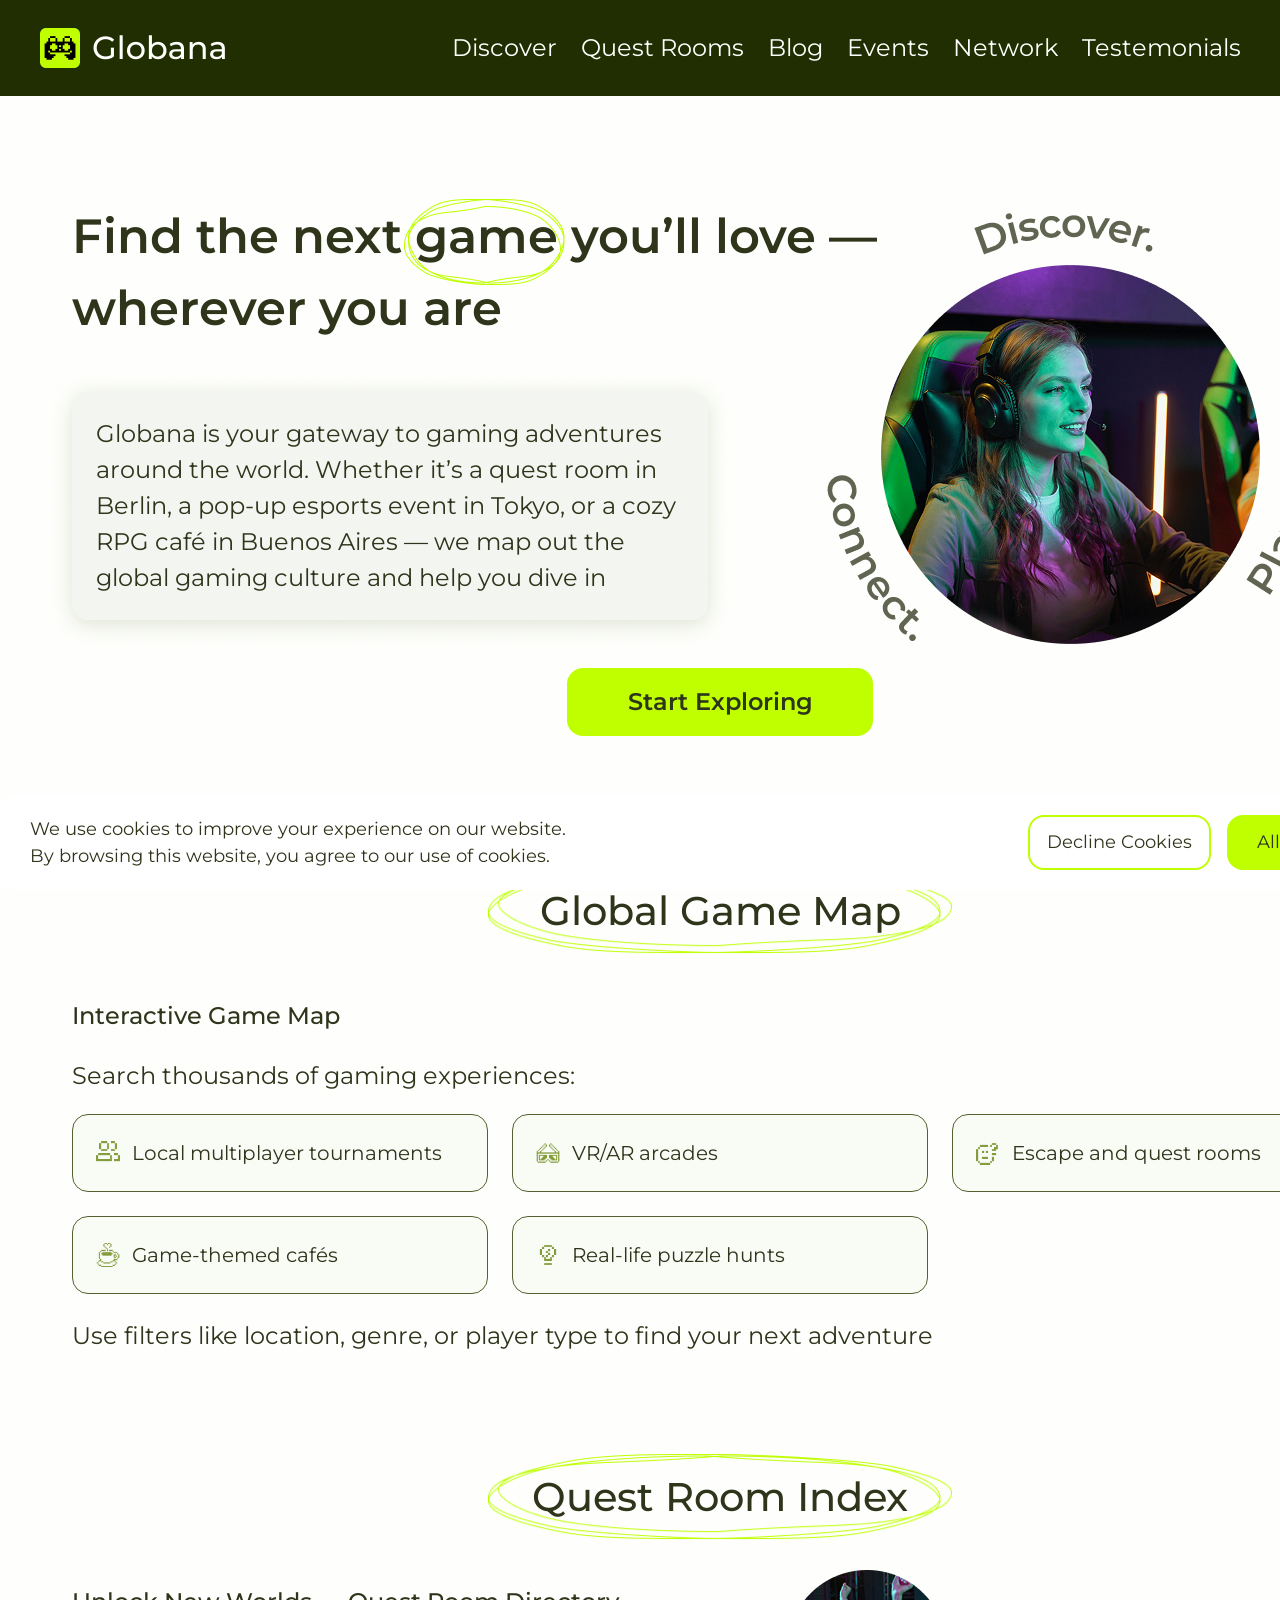
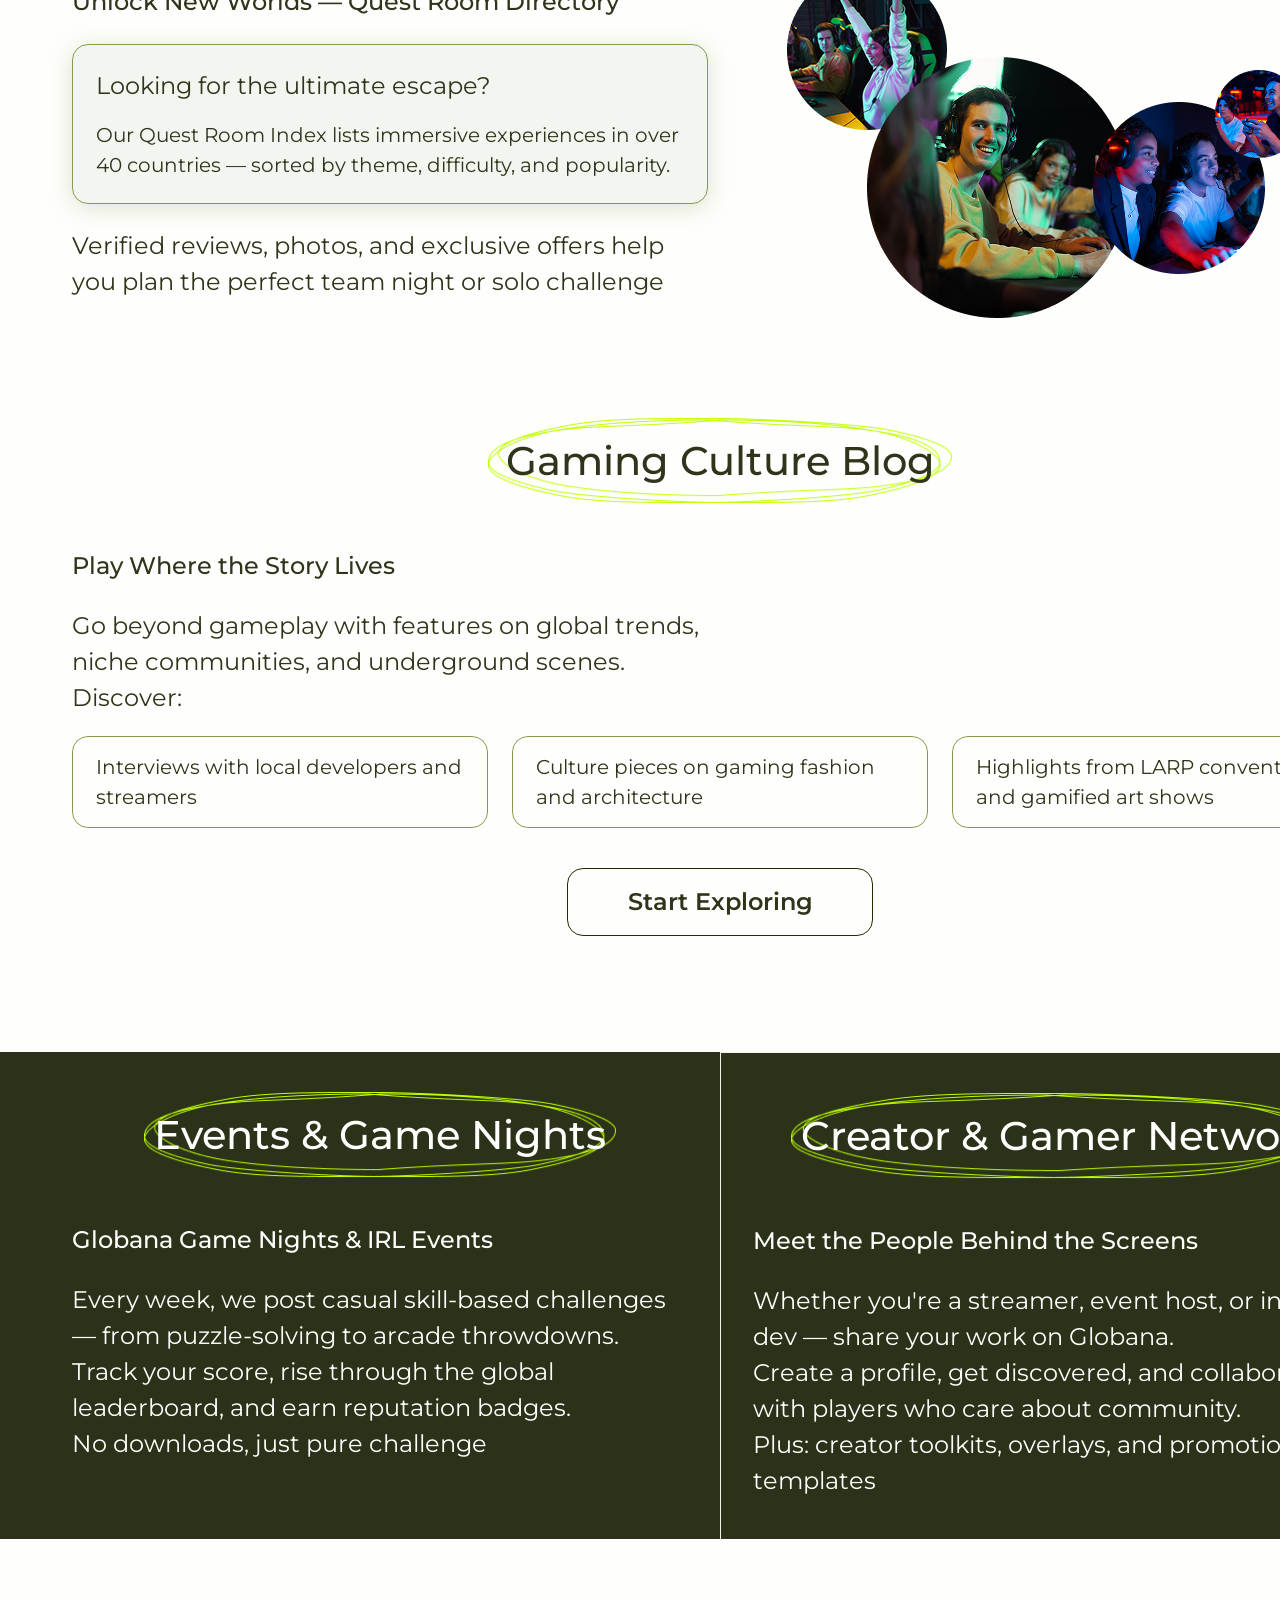
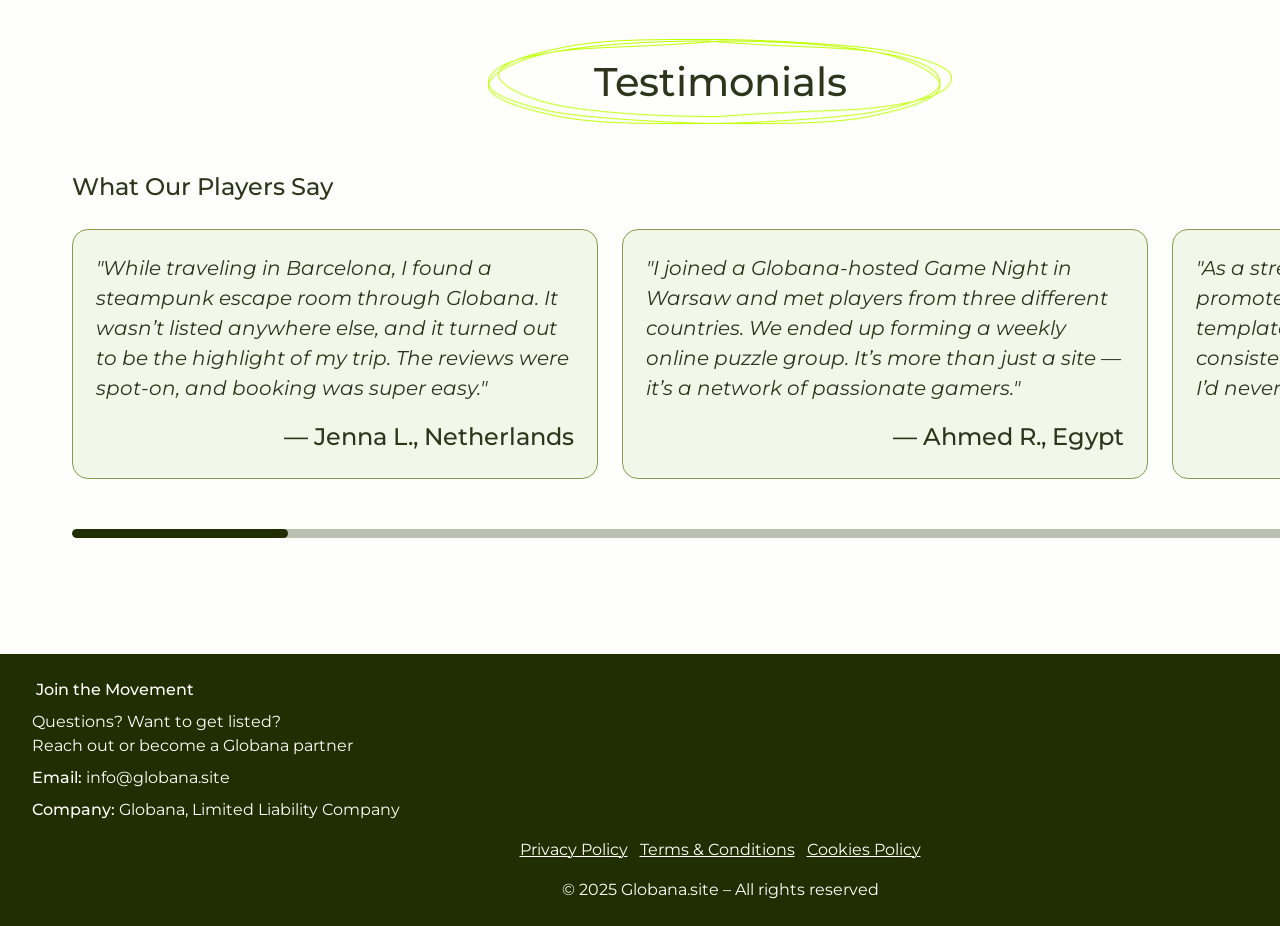
<file: index.html>
<!DOCTYPE html>
<html lang="en">
  <head>
    <meta charset="UTF-8" />
    <meta name="viewport" content="width=device-width, initial-scale=1.0" />

    <title>Globana</title>
    <link rel="icon" href="img/Frame 40015 1.png" />

    <link rel="stylesheet" type="text/css" href="slick/slick.css" />
    <link rel="stylesheet" href="css/main.css" />
  </head>

  <body>
    <div id="cookie-popup" class="y-f-cookie-popup">
      <div class="y-f-cookie-popup-container">
        <p class="y-f-cookie-popup-text-two">
          We use cookies to improve your experience on our website. <br />
          By browsing this website, you agree to our use of cookies.
        </p>
        <div class="y-f-cookie-button-container">
          <button id="decline-cookies" class="y-f-cookie-button">
            Decline Cookies
          </button>
          <button id="accept-cookies" class="y-f-cookie-button">
            Allow cookies
          </button>
        </div>
      </div>
    </div>
    <header class="y-f-header">
      <div class="y-f-header-background"></div>
      <nav class="y-f-navigation">
        <ul class="y-f-navigation-list">
          <li class="y-f-navigation-item">
            <a href="/" class="y-f-navigation-link">
              <img
                href="/"
                class="y-f-title-img y-f-navigation-img"
                alt="logo"
                src="img/1.png"
                style="height: 48px"
              />
            </a>
          </li>
          <li class="y-f-navigation-item">
            <a href="/#about" class="y-f-navigation-link">Discover</a>
          </li>
          <li class="y-f-navigation-item">
            <a href="/#how" class="y-f-navigation-link">Quest Rooms</a>
          </li>
          <li class="y-f-navigation-item">
            <a href="/#why" class="y-f-navigation-link">Blog</a>
          </li>

          <li class="y-f-navigation-item">
            <a href="/#characters" class="y-f-navigation-link">Events</a>
          </li>
          <li class="y-f-navigation-item">
            <a href="/#character" class="y-f-navigation-link">Network</a>
          </li>
          <li class="y-f-navigation-item">
            <a href="/#reviews" class="y-f-navigation-link">Testemonials</a>
          </li>
        </ul>

        <div class="y-f-header-button-wrapper">
          <a href="/" class="y-f-header-icon-title">
            <img
              href="/"
              class="y-f-title-img"
              alt="logo"
              src="img/1.png"
              style="height: 30px"
            />
          </a>

          <button type="button" class="y-f-header-icon-button" data-menu-button>
            <figure>
              <img
                class="y-f-header-icon y-f-header-icon-menu"
                src="img/Frame 41.png"
                style="width: 44px; height: 44px"
                alt="menu "
              />
            </figure>

            <svg
              class="y-f-header-icon y-f-header-icon-close"
              width="44"
              height="44"
              viewBox="0 0 44 44"
              fill="none"
              xmlns="http://www.w3.org/2000/svg"
            >
              <path
                d="M27.7275 28.7279L14.9996 16"
                stroke="#FEFFFC"
                stroke-width="1.5"
                stroke-linecap="round"
                stroke-linejoin="round"
              />
              <path
                d="M28.057 16L15.3291 28.7279"
                stroke="#FEFFFC"
                stroke-width="1.5"
                stroke-linecap="round"
                stroke-linejoin="round"
              />
            </svg>
          </button>
        </div>
      </nav>
    </header>

    <main>
      <section class="y-f-home" id="home">
        <div class="y-f-home-container">
          <div class="y-f-home-container-top">
            <h1 class="y-f-home-title">
              Find the next game you’ll love — <br />
              wherever you are
            </h1>
            <p class="y-f-home-text">
              Globana is your gateway to gaming adventures around the world.
              Whether it’s a quest room in Berlin, a pop-up esports event in
              Tokyo, or a cozy RPG café in Buenos Aires — we map out the global
              gaming culture and help you dive in
            </p>

            <a class="y-f-home-link" href="#">Start Exploring</a>
          </div>
        </div>
      </section>
      <section class="y-f-about" id="about">
        <div class="y-f-about-container">
          <h2 class="y-f-about-title">Global Game Map</h2>
          <h3 class="y-f-about-title-text">Interactive Game Map</h3>
          <p class="y-f-about-text">Search thousands of gaming experiences:</p>
          <div class="y-f-uniqueness-list">
            <div class="y-f-uniqueness-item">
              <img
                class="y-f-uniqueness-img"
                src="/img/about/users.png"
                alt="users"
              />
              <p class="y-f-uniqueness-text">Local multiplayer tournaments</p>
            </div>
            <div class="y-f-uniqueness-item">
              <img
                class="y-f-uniqueness-img"
                src="/img/about/entertainment-events-hobbies-glasses-3d.png"
                alt="glasses"
              />
              <p class="y-f-uniqueness-text">VR/AR arcades</p>
            </div>
            <div class="y-f-uniqueness-item">
              <img
                class="y-f-uniqueness-img"
                src="/img/about/question-face.png"
                alt="question-face"
              />
              <p class="y-f-uniqueness-text">Escape and quest rooms</p>
            </div>
            <div class="y-f-uniqueness-item">
              <img
                class="y-f-uniqueness-img"
                src="/img/about/food-drink-coffee.png"
                alt="coffee"
              />
              <p class="y-f-uniqueness-text">Game-themed cafés</p>
            </div>
            <div class="y-f-uniqueness-item">
              <img
                class="y-f-uniqueness-img"
                src="/img/about/lightbulb-2.png"
                alt="lightbulb"
              />
              <p class="y-f-uniqueness-text">Real-life puzzle hunts</p>
            </div>
          </div>
          <p class="y-f-about-text">
            Use filters like location, genre, or player type to find your next
            adventure
          </p>
        </div>
      </section>
      <section class="y-f-how" id="how">
        <div class="y-f-how-container">
          <h2 class="y-f-about-title">Quest Room Index</h2>
          <h3 class="y-f-about-title-text">
            Unlock New Worlds — Quest Room Directory
          </h3>
          <div class="y-f-how-item">
            <p class="y-f-how-text-bold">Looking for the ultimate escape?</p>
            <p class="y-f-how-text">
              Our Quest Room Index lists immersive experiences in over 40
              countries — sorted by theme, difficulty, and popularity.
            </p>
          </div>
          <p class="y-f-how-text-two">
            Verified reviews, photos, and exclusive offers help you plan the
            perfect team night or solo challenge
          </p>
        </div>
      </section>
      <article class="y-f-why" id="why">
        <span style="display: none"
          >Generated: 2025-07-31, Hash: y-f-qk39fd-y-f-7x</span
        >

        <div class="y-f-why-container">
          <h2 class="y-f-about-title">Gaming Culture Blog</h2>
          <h3 class="y-f-about-title-text">Play Where the Story Lives</h3>
          <p class="y-f-about-text y-f-why-text">
            Go beyond gameplay with features on global trends, niche
            communities, and underground scenes. Discover:
          </p>
          <div class="y-f-why-list">
            <div class="y-f-why-item">
              Interviews with local developers and streamers
            </div>
            <div class="y-f-why-item">
              Culture pieces on gaming fashion and architecture
            </div>
            <div class="y-f-why-item">
              Highlights from LARP conventions and gamified art shows
            </div>
          </div>
          <a class="y-f-why-link" href="#">Start Exploring</a>
        </div>
      </article>

      <section class="y-f-characters" id="characters">
        <div class="y-f-characters-container">
          <div class="y-f-characters-item">
            <h2 class="y-f-about-title">Events & Game Nights</h2>
            <h3 class="y-f-about-title-text">
              Globana Game Nights & IRL Events
            </h3>
            <p class="y-f-about-text">
              Every week, we post casual skill-based challenges — from
              puzzle-solving to arcade throwdowns. <br />Track your score, rise
              through the global leaderboard, and earn reputation badges. <br />
              No downloads, just pure challenge
            </p>
          </div>
          <div id="character" class="y-f-characters-item y-f-characters-text">
            <h2 class="y-f-about-title">Creator & Gamer Network</h2>
            <h3 class="y-f-about-title-text">
              Meet the People Behind the Screens
            </h3>
            <p class="y-f-about-text">
              Whether you're a streamer, event host, or indie dev — share your
              work on Globana.<br />Create a profile, get discovered, and
              collaborate with players who care about community.<br />Plus:
              creator toolkits, overlays, and promotion templates
            </p>
          </div>
        </div>
      </section>
      <section class="y-f-reviews" id="reviews">
        <div class="y-f-reviews-container">
          <h2 class="y-f-about-title">Testimonials</h2>
          <h3 class="y-f-about-title-text">What Our Players Say</h3>
          <dl class="y-f-reviews-list">
            <div class="y-f-reviews-item">
              <dt class="y-f-reviews-text-bold">
                "While traveling in Barcelona, I found a steampunk escape room
                through Globana. It wasn’t listed anywhere else, and it turned
                out to be the highlight of my trip. The reviews were spot-on,
                and booking was super easy."
              </dt>
              <dd class="y-f-reviews-text">— Jenna L., Netherlands</dd>
            </div>
            <div class="y-f-reviews-item">
              <dt class="y-f-reviews-text-bold">
                "I joined a Globana-hosted Game Night in Warsaw and met players
                from three different countries. We ended up forming a weekly
                online puzzle group. It’s more than just a site — it’s a network
                of passionate gamers."
              </dt>
              <dd class="y-f-reviews-text">— Ahmed R., Egypt</dd>
            </div>
            <div class="y-f-reviews-item">
              <dt class="y-f-reviews-text-bold">
                "As a streamer, I use the Creator Toolkit to promote my themed
                nights. The overlays and templates are sleek and help me stay
                consistent. I also discovered a VR tournament I’d never have
                heard of otherwise."
              </dt>
              <dd class="y-f-reviews-text">— Maya K., Canada</dd>
            </div>
            <div class="y-f-reviews-item">
              <dt class="y-f-reviews-text-bold">
                "Globana’s map helped me plan a gaming-themed weekend in Tokyo.
                From retro arcades to underground tournaments, everything was
                laid out in one place. It saved me hours of research and added
                real value to my trip."
              </dt>
              <dd class="y-f-reviews-text">— Luis M., Chile</dd>
            </div>
            <div class="y-f-reviews-item">
              <dt class="y-f-reviews-text-bold">
                "I love that they feature local game cafés and quest rooms, not
                just big corporate events. The site feels curated, like someone
                who actually plays made it. I’ve discovered things even Google
                didn’t show me."
              </dt>
              <dd class="y-f-reviews-text">— Reiko T., Japan</dd>
            </div>
            <div class="y-f-reviews-item">
              <dt class="y-f-reviews-text-bold">
                "I run an indie puzzle room and got listed on Globana last year.
                Since then, we’ve had an influx of international players. The
                community support and feedback system are top-notch."
              </dt>
              <dd class="y-f-reviews-text">— Darius N., Poland</dd>
            </div>
          </dl>
          <div class="progress-bar">
            <div class="progress-fill"></div>
          </div>
        </div>
      </section>
    </main>
    <footer class="y-f-footer" style="margin: auto; background: #202e02">
      <div class="y-f-footer-container">
        <div class="y-f-footer-list">
          <p class="y-f-footer-one"> Join the Movement</p>
          <p class="y-f-footer-item-two">
            Questions? Want to get listed? <br />Reach out or become a Globana
            partner
          </p>
          <p class="y-f-footer-item">
            Email:
            <a class="y-f-footer-item-two" href="mailto:info@globana.site"
              >info@globana.site</a
            >
          </p>
          <div class="y-f-footer-item">
            Company:
            <span class="y-f-footer-item-two">
              Globana, Limited Liability Company
            </span>
          </div>
        </div>

        <div>
          <div class="y-f-footer-wrapper">
            <a class="y-f-footer-text" href="/policy.html">Privacy Policy</a>
            <a class="y-f-footer-text" href="/terms.html"
              >Terms & Conditions
            </a>
            <a class="y-f-footer-text" href="/cookies.html">Cookies Policy</a>
          </div>

          <p class="y-f-footer-copyright">
            © 2025 Globana.site – All rights reserved
          </p>
        </div>
      </div>
    </footer>
    <script src="js/mobile-menu.js"></script>
    <script src="js/jquery-loc-y-f-0.js"></script>
    <script type="text/javascript" src="slick/slick.min.js"></script>
    <script src="js/slick.js"></script>
  </body>
</html>
</file>
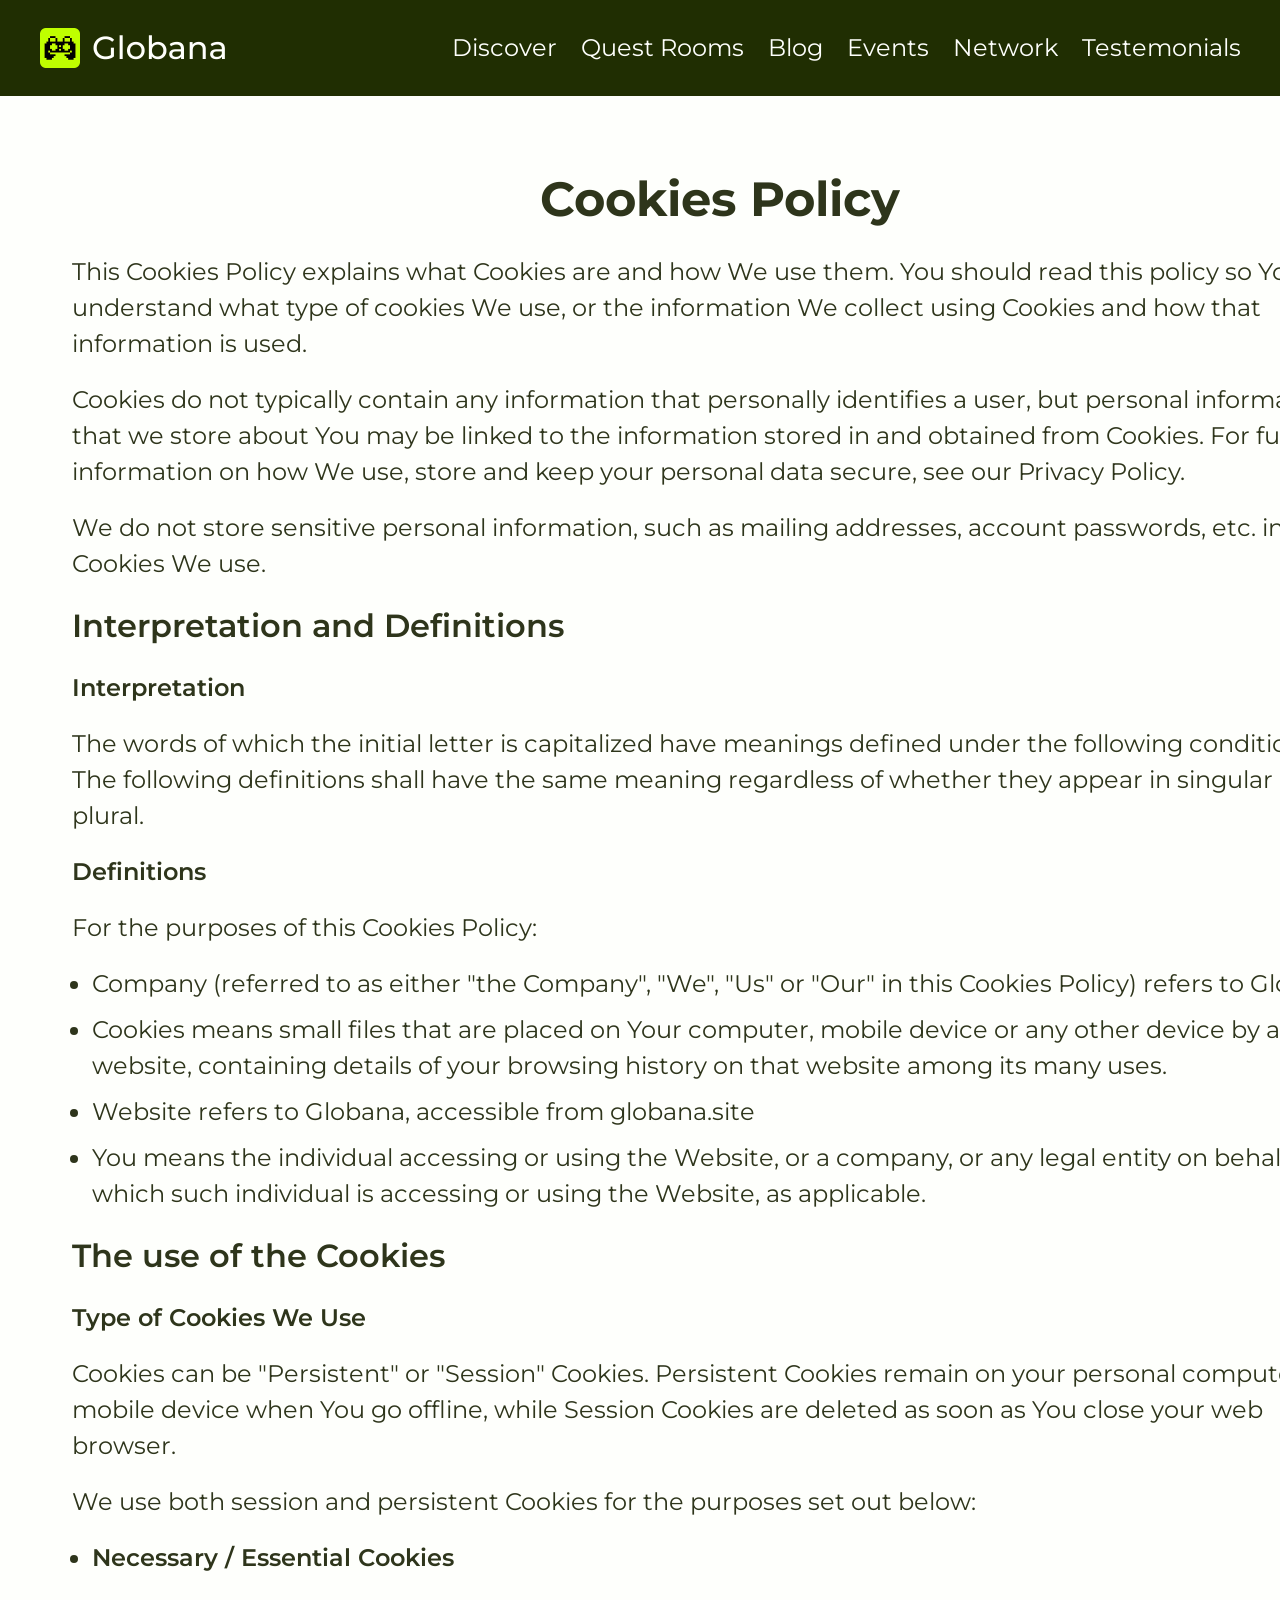
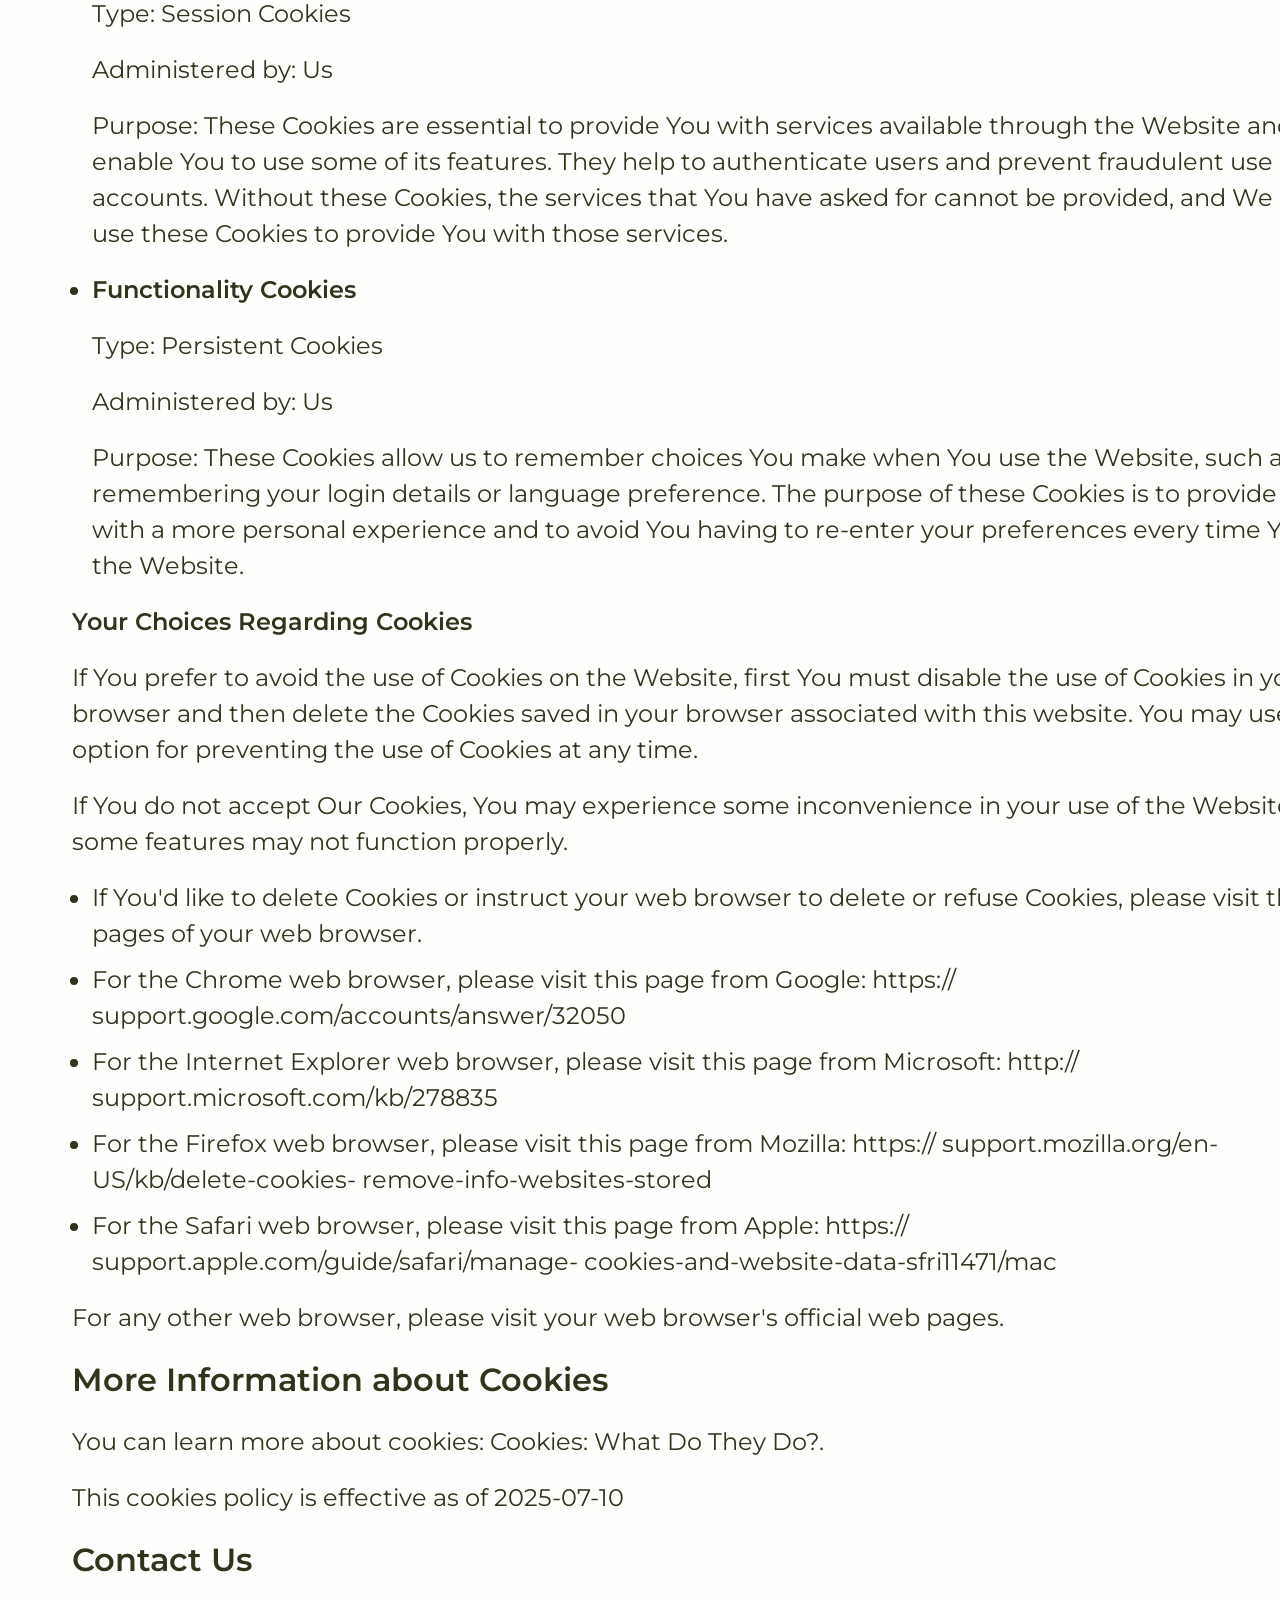
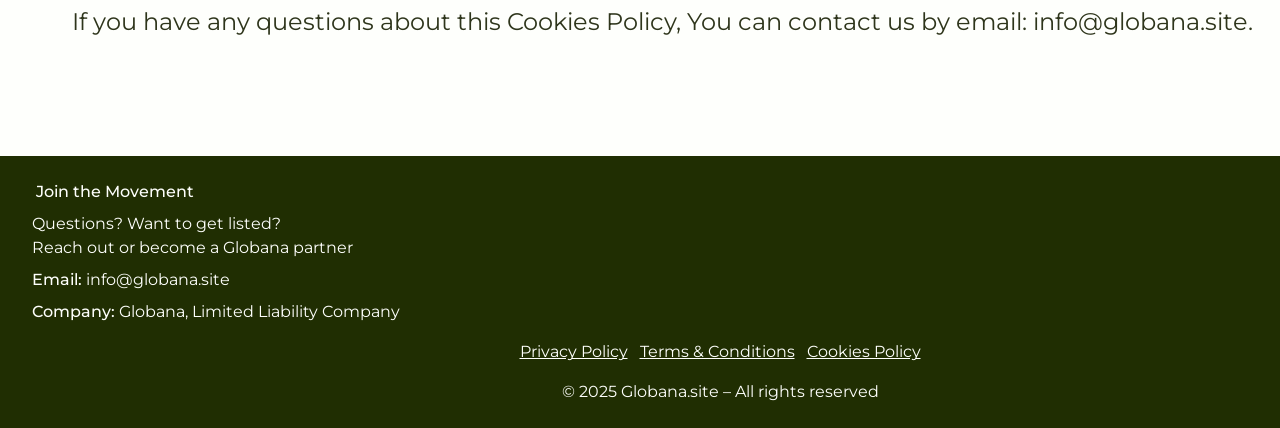
<file: cookies.html>
<!DOCTYPE html>
<html lang="en">
  <head>
    <meta charset="UTF-8" />
    <meta name="viewport" content="width=device-width, initial-scale=1.0" />

    <title>Globana</title>
    <link rel="icon" href="img/Frame 40015 1.png" />

    <link rel="stylesheet" type="text/css" href="slick/slick.css" />
    <link rel="stylesheet" href="css/main.css" />
  </head>

  <body>
    <header class="y-f-header">
      <div class="y-f-header-background"></div>
      <nav class="y-f-navigation">
        <ul class="y-f-navigation-list">
          <li class="y-f-navigation-item">
            <a href="/" class="y-f-navigation-link">
              <img
                href="/"
                class="y-f-title-img y-f-navigation-img"
                alt="logo"
                src="img/1.png"
                style="height: 48px"
              />
            </a>
          </li>
          <li class="y-f-navigation-item">
            <a href="/#about" class="y-f-navigation-link">Discover</a>
          </li>
          <li class="y-f-navigation-item">
            <a href="/#how" class="y-f-navigation-link">Quest Rooms</a>
          </li>
          <li class="y-f-navigation-item">
            <a href="/#why" class="y-f-navigation-link">Blog</a>
          </li>

          <li class="y-f-navigation-item">
            <a href="/#characters" class="y-f-navigation-link">Events</a>
          </li>
          <li class="y-f-navigation-item">
            <a href="/#character" class="y-f-navigation-link">Network</a>
          </li>
          <li class="y-f-navigation-item">
            <a href="/#reviews" class="y-f-navigation-link">Testemonials</a>
          </li>
        </ul>

        <div class="y-f-header-button-wrapper">
          <a href="/" class="y-f-header-icon-title">
            <img
              href="/"
              class="y-f-title-img"
              alt="logo"
              src="img/1.png"
              style="height: 30px"
            />
          </a>

          <button type="button" class="y-f-header-icon-button" data-menu-button>
            <img
              class="y-f-header-icon y-f-header-icon-menu"
              src="img/Frame 41.png"
              style="width: 44px; height: 44px"
              alt="menu "
            />

            <svg
              class="y-f-header-icon y-f-header-icon-close"
              width="44"
              height="44"
              viewBox="0 0 44 44"
              fill="none"
              xmlns="http://www.w3.org/2000/svg"
            >
              <path
                d="M27.7275 28.7279L14.9996 16"
                stroke="#FEFFFC"
                stroke-width="1.5"
                stroke-linecap="round"
                stroke-linejoin="round"
              />
              <path
                d="M28.057 16L15.3291 28.7279"
                stroke="#FEFFFC"
                stroke-width="1.5"
                stroke-linecap="round"
                stroke-linejoin="round"
              />
            </svg>
          </button>
        </div>
      </nav>
    </header>

    <main>
      <section>
        <div class="y-f-container">
          <h1>Cookies Policy</h1>

          <p>
            This Cookies Policy explains what Cookies are and how We use them.
            You should read this policy so You can understand what type of
            cookies We use, or the information We collect using Cookies and how
            that information is used.
          </p>

          <p>
            Cookies do not typically contain any information that personally
            identifies a user, but personal information that we store about You
            may be linked to the information stored in and obtained from
            Cookies. For further information on how We use, store and keep your
            personal data secure, see our Privacy Policy.
          </p>

          <p>
            We do not store sensitive personal information, such as mailing
            addresses, account passwords, etc. in the Cookies We use.
          </p>

          <h2>Interpretation and Definitions</h2>

          <h3>Interpretation</h3>
          <p>
            The words of which the initial letter is capitalized have meanings
            defined under the following conditions. The following definitions
            shall have the same meaning regardless of whether they appear in
            singular or in plural.
          </p>

          <h3>Definitions</h3>
          <p>For the purposes of this Cookies Policy:</p>
          <ul>
            <li>
              Company (referred to as either "the Company", "We", "Us" or "Our"
              in this Cookies Policy) refers to Globana.
            </li>
            <li>
              Cookies means small files that are placed on Your computer, mobile
              device or any other device by a website, containing details of
              your browsing history on that website among its many uses.
            </li>
            <li>
              Website refers to Globana, accessible from

              <a href="https://globana.site">globana.site</a>
            </li>
            <li>
              You means the individual accessing or using the Website, or a
              company, or any legal entity on behalf of which such individual is
              accessing or using the Website, as applicable.
            </li>
          </ul>

          <h2>The use of the Cookies</h2>

          <h3>Type of Cookies We Use</h3>
          <p>
            Cookies can be "Persistent" or "Session" Cookies. Persistent Cookies
            remain on your personal computer or mobile device when You go
            offline, while Session Cookies are deleted as soon as You close your
            web browser.
          </p>
          <p>
            We use both session and persistent Cookies for the purposes set out
            below:
          </p>

          <ul>
            <li>
              <h3>Necessary / Essential Cookies</h3>
              <p>Type: Session Cookies</p>
              <p>Administered by: Us</p>

              <p>
                Purpose: These Cookies are essential to provide You with
                services available through the Website and to enable You to use
                some of its features. They help to authenticate users and
                prevent fraudulent use of user accounts. Without these Cookies,
                the services that You have asked for cannot be provided, and We
                only use these Cookies to provide You with those services.
              </p>
            </li>
            <li>
              <h3>Functionality Cookies</h3>
              <p>Type: Persistent Cookies</p>
              <p>Administered by: Us</p>
              <p>
                Purpose: These Cookies allow us to remember choices You make
                when You use the Website, such as remembering your login details
                or language preference. The purpose of these Cookies is to
                provide You with a more personal experience and to avoid You
                having to re-enter your preferences every time You use the
                Website.
              </p>
            </li>
          </ul>

          <h3>Your Choices Regarding Cookies</h3>
          <p>
            If You prefer to avoid the use of Cookies on the Website, first You
            must disable the use of Cookies in your browser and then delete the
            Cookies saved in your browser associated with this website. You may
            use this option for preventing the use of Cookies at any time.
          </p>
          <p>
            If You do not accept Our Cookies, You may experience some
            inconvenience in your use of the Website and some features may not
            function properly.
          </p>

          <ul>
            <li>
              If You'd like to delete Cookies or instruct your web browser to
              delete or refuse Cookies, please visit the help pages of your web
              browser.
            </li>
            <li>
              For the Chrome web browser, please visit this page from Google:

              <a
                target="_blank"
                href="https://support.google.com/accounts/answer/32050"
                >https:// support.google.com/accounts/answer/32050
              </a>
            </li>

            <li>
              For the Internet Explorer web browser, please visit this page from
              Microsoft:

              <a target="_blank" href="http://support.microsoft.com/kb/278835"
                >http:// support.microsoft.com/kb/278835</a
              >
            </li>
            <li>
              For the Firefox web browser, please visit this page from Mozilla:

              <a
                target="_blank"
                href=" https://support.mozilla.org/en-US/kb/delete-cookies-remove-info-websites-stored"
              >
                https:// support.mozilla.org/en-US/kb/delete-cookies-
                remove-info-websites-stored</a
              >
            </li>
            <li>
              For the Safari web browser, please visit this page from Apple:

              <a
                target="_blank"
                href=" https://support.apple.com/guide/safari/manage-cookies-and-website-data-sfri11471/mac
"
              >
                https:// support.apple.com/guide/safari/manage-
                cookies-and-website-data-sfri11471/mac
              </a>
            </li>
          </ul>
          <p>
            For any other web browser, please visit your web browser's official
            web pages.
          </p>

          <h2>More Information about Cookies</h2>
          <p>
            You can learn more about cookies:
            <a
              target="_blank"
              href="https://www.freeprivacypolicy.com/blog/cookies/"
              >Cookies: What Do They Do?</a
            >.
          </p>
          <p>This cookies policy is effective as of 2025-07-10</p>

          <h2>Contact Us</h2>
          <p>
            If you have any questions about this Cookies Policy, You can contact
            us by email:
            <a href="mailto:info@globana.site">info@globana.site</a>.
          </p>
        </div>
      </section>
    </main>
    <footer class="y-f-footer" style="margin: auto; background: #202e02">
      <div class="y-f-footer-container">
        <div class="y-f-footer-list">
          <p class="y-f-footer-one"> Join the Movement</p>
          <p class="y-f-footer-item-two">
            Questions? Want to get listed? <br />Reach out or become a Globana
            partner
          </p>
          <p class="y-f-footer-item">
            Email:
            <a class="y-f-footer-item-two" href="mailto:info@globana.site"
              >info@globana.site</a
            >
          </p>
          <div class="y-f-footer-item">
            Company:
            <span class="y-f-footer-item-two">
              Globana, Limited Liability Company
            </span>
          </div>
        </div>

        <div>
          <div class="y-f-footer-wrapper">
            <a class="y-f-footer-text" href="/policy.html">Privacy Policy</a>
            <a class="y-f-footer-text" href="/terms.html"
              >Terms & Conditions
            </a>
            <a class="y-f-footer-text" href="/cookies.html">Cookies Policy</a>
          </div>

          <p class="y-f-footer-copyright">
            © 2025 Globana.site – All rights reserved
          </p>
        </div>
      </div>
    </footer>
    <script src="js/mobile-menu.js"></script>
  </body>
</html>
</file>
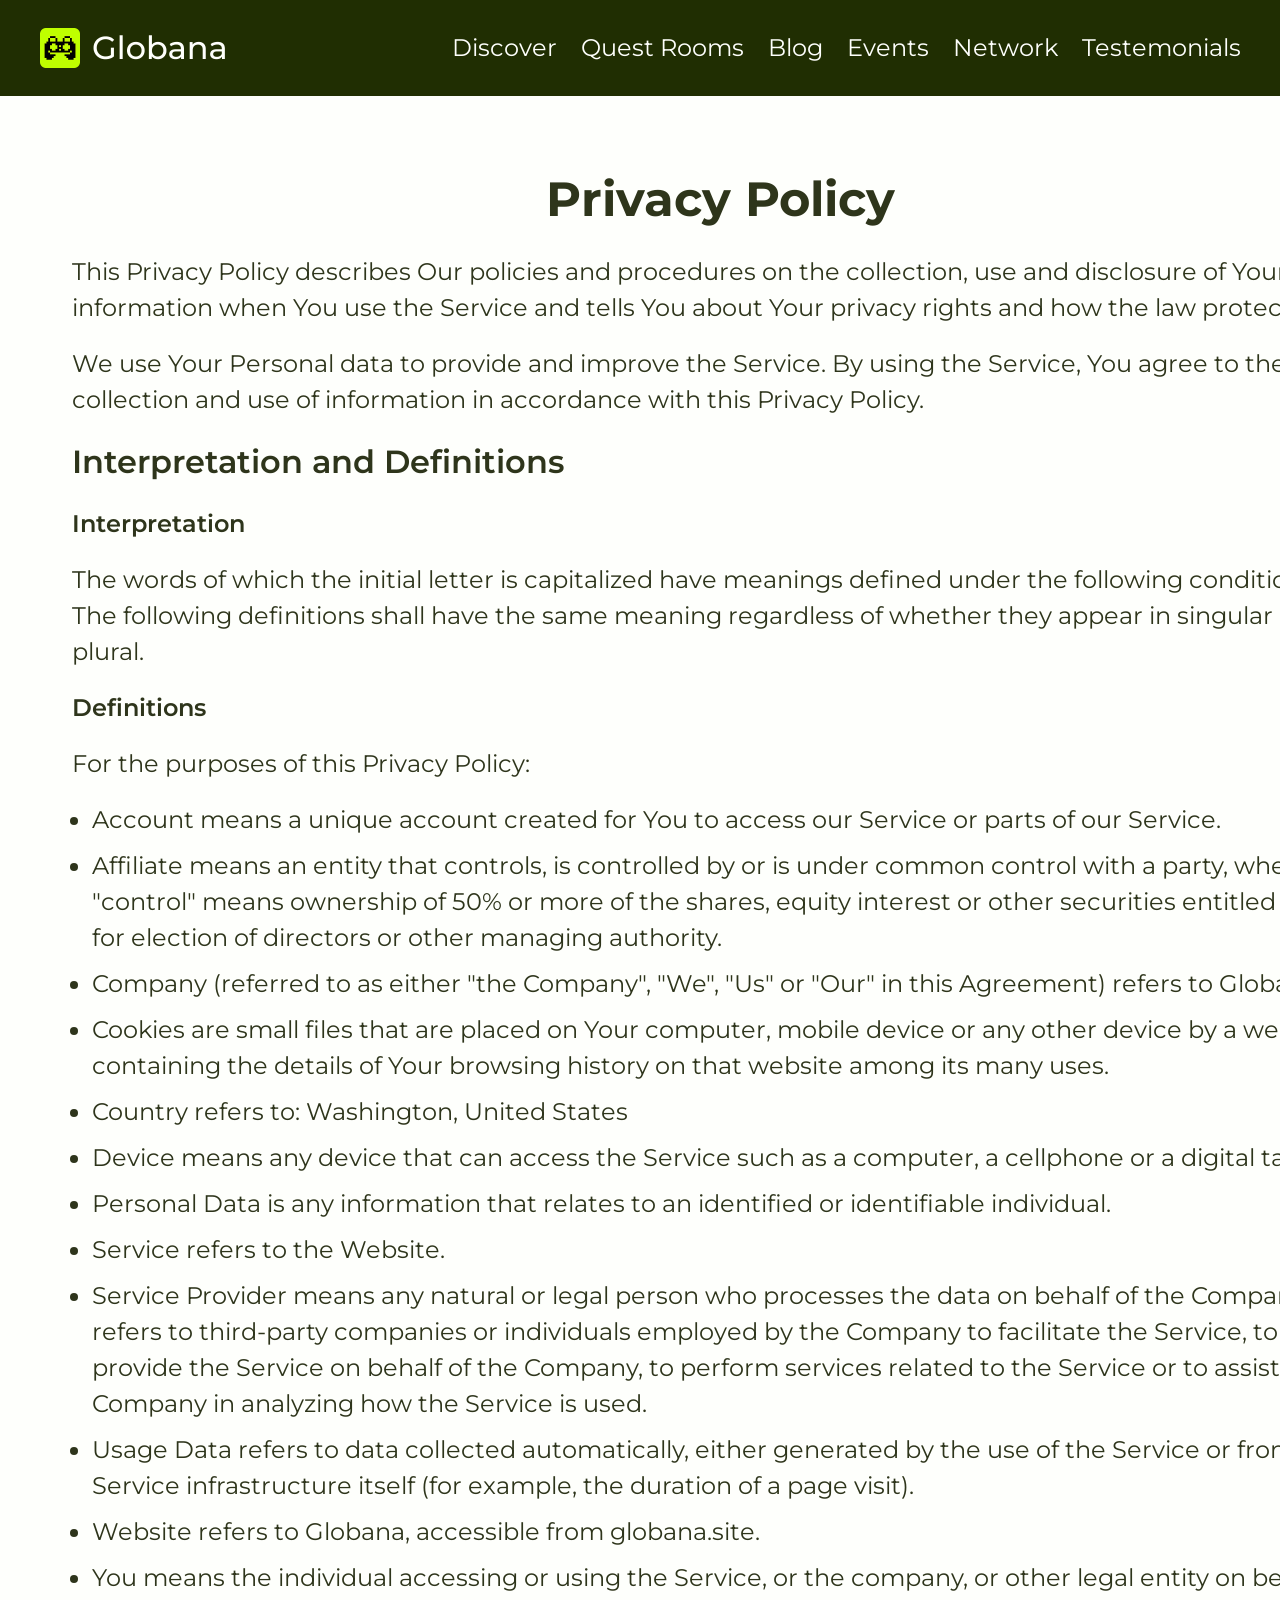
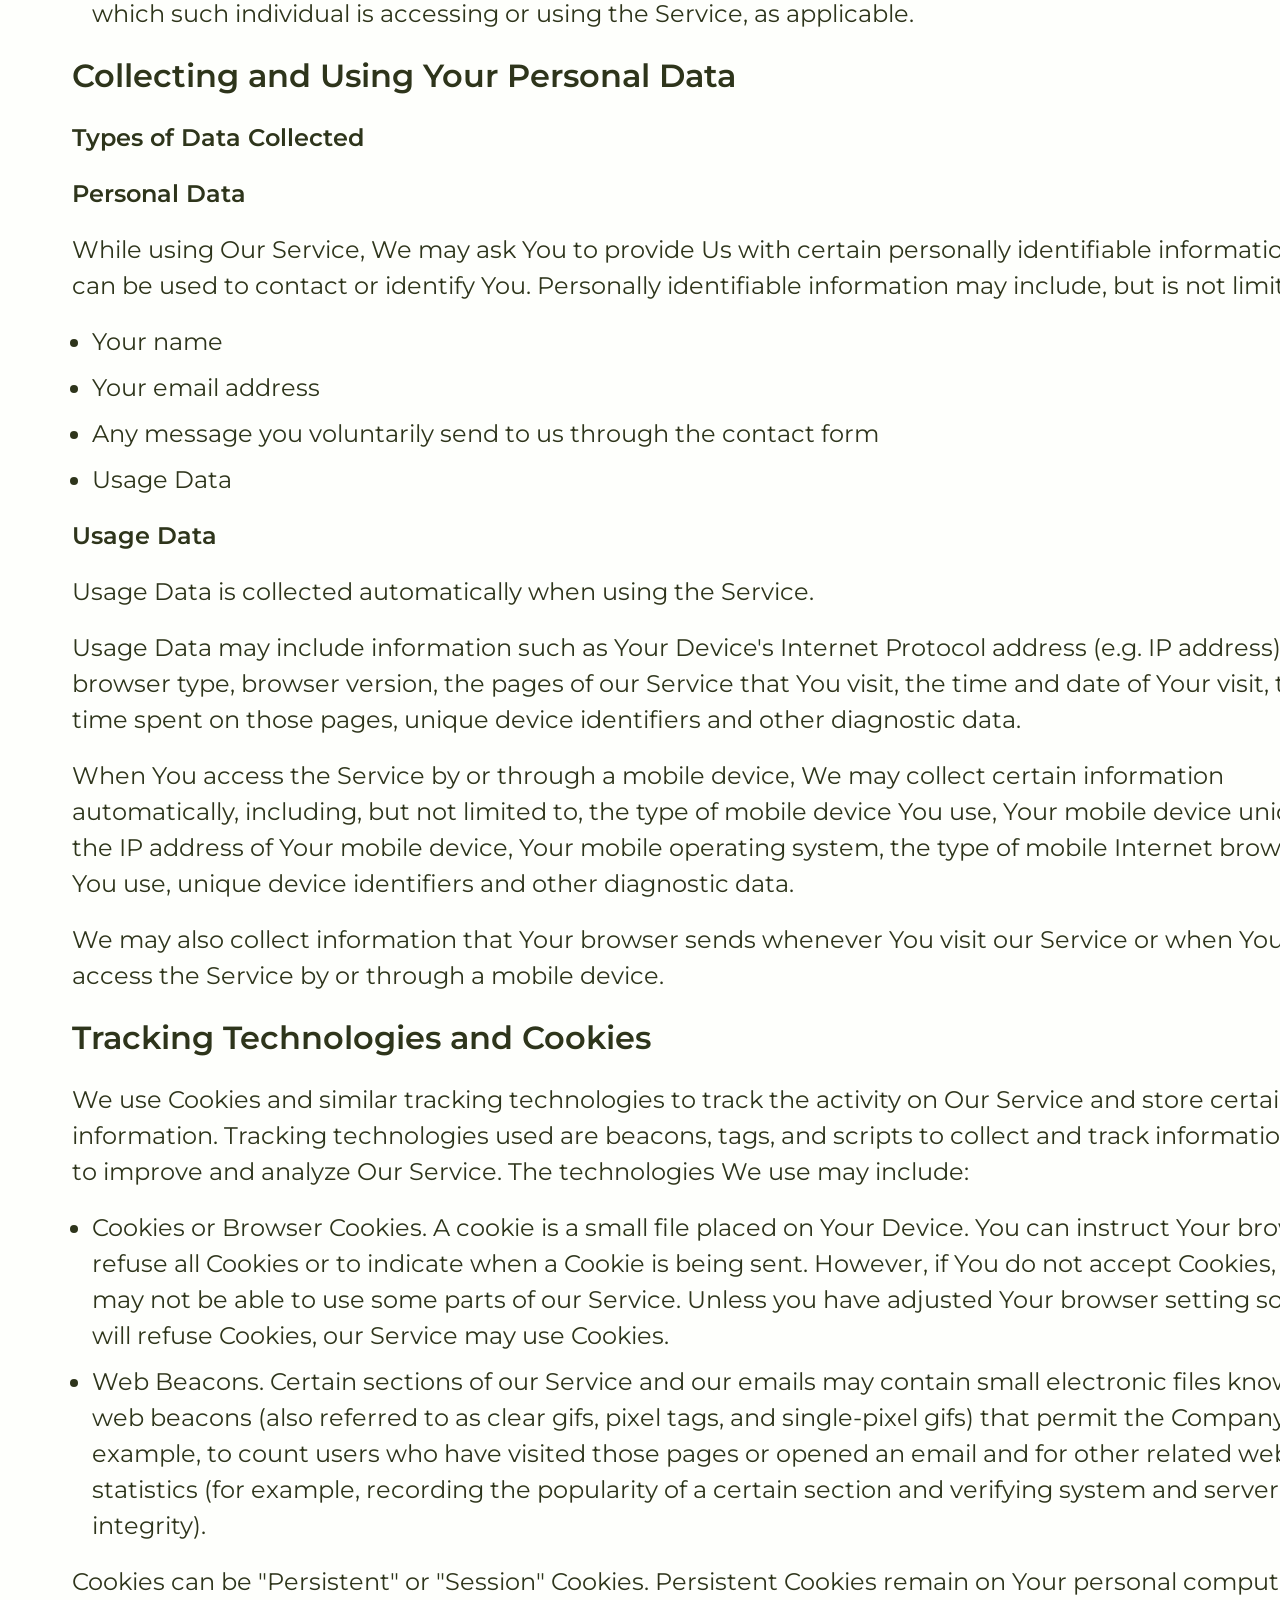
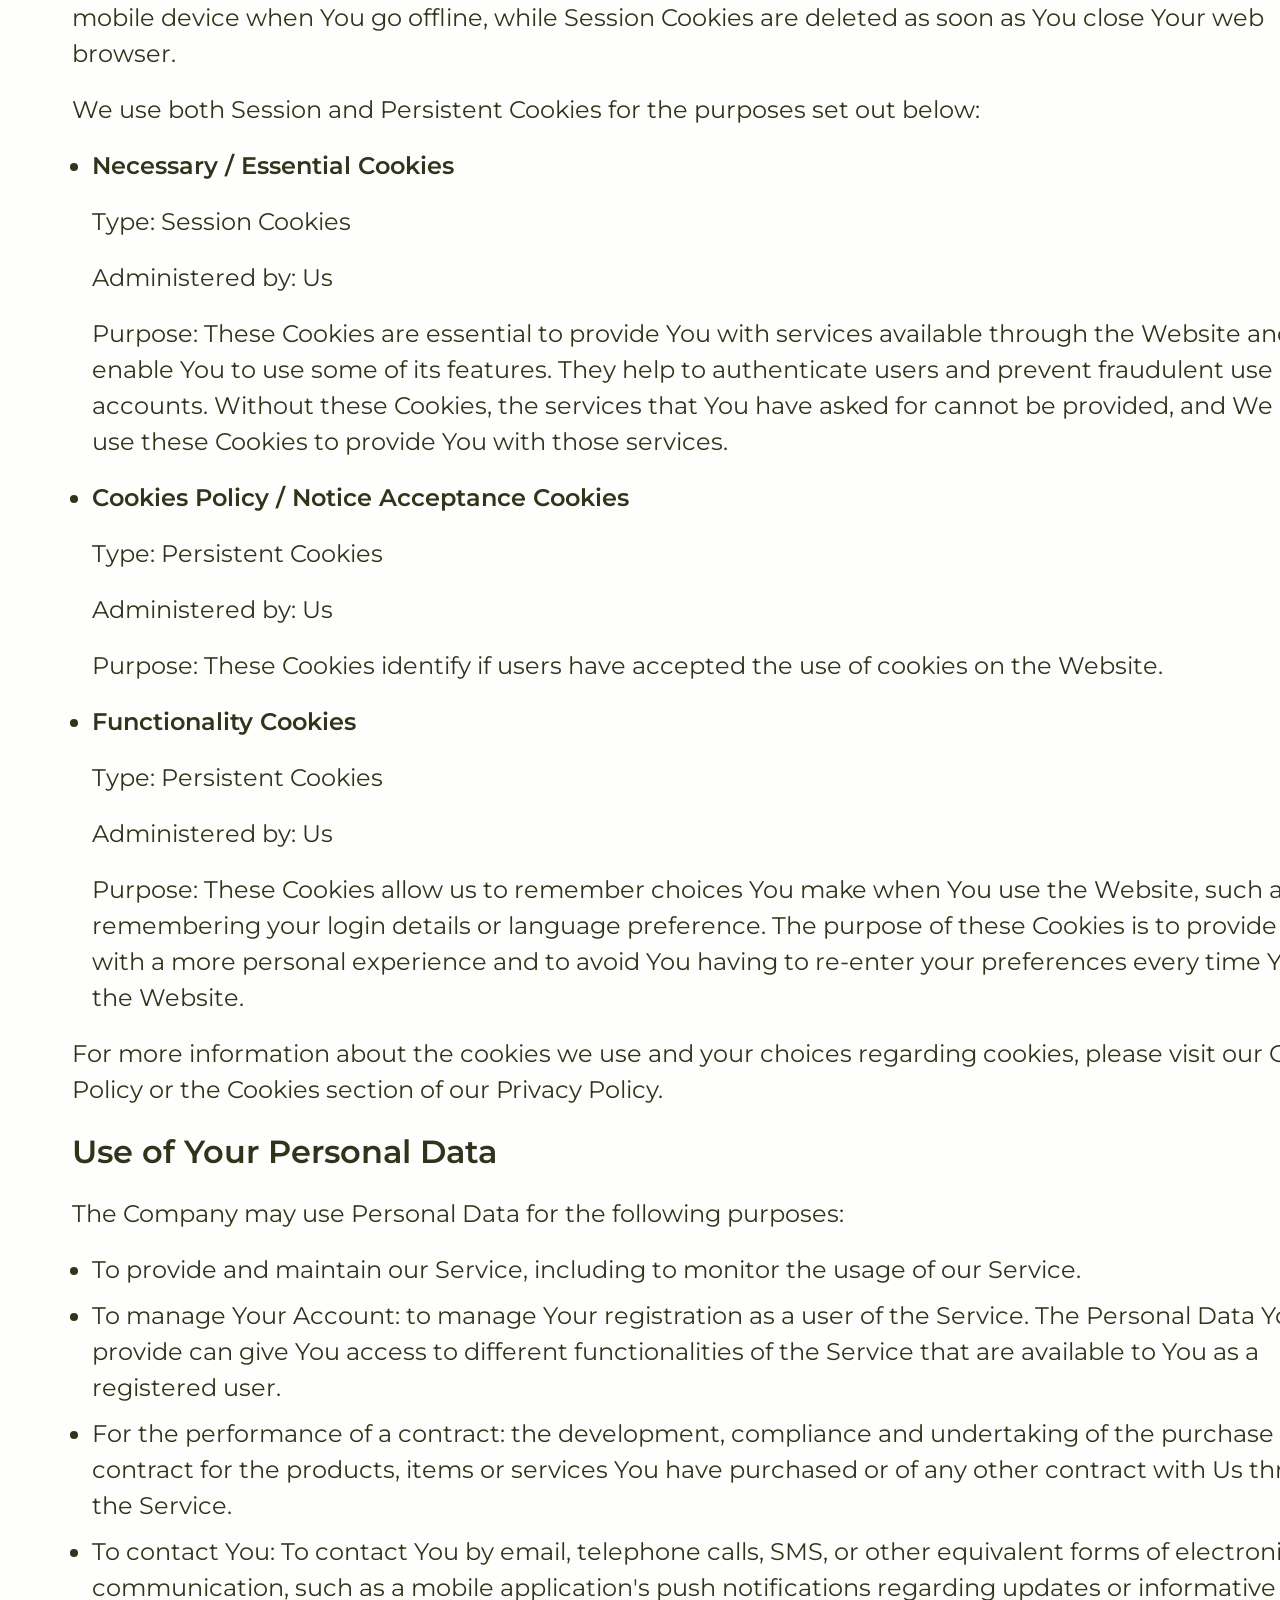
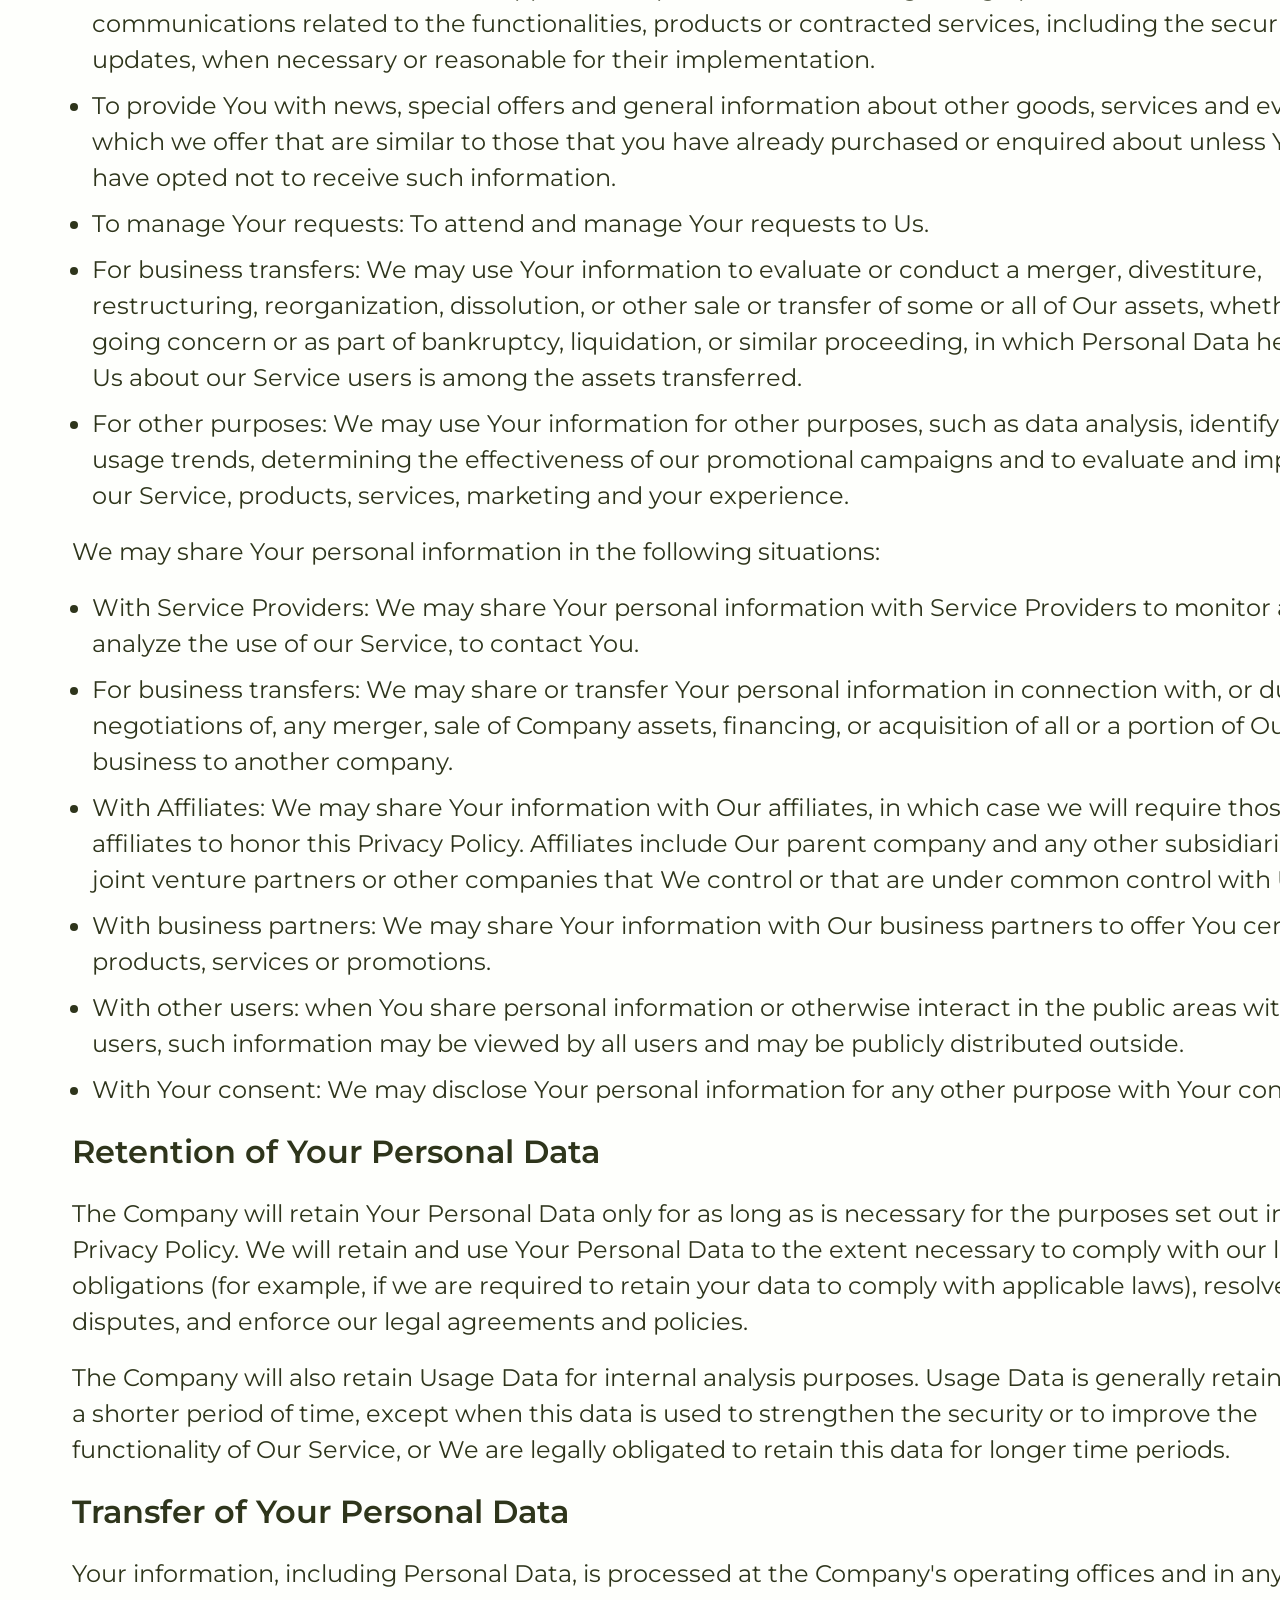
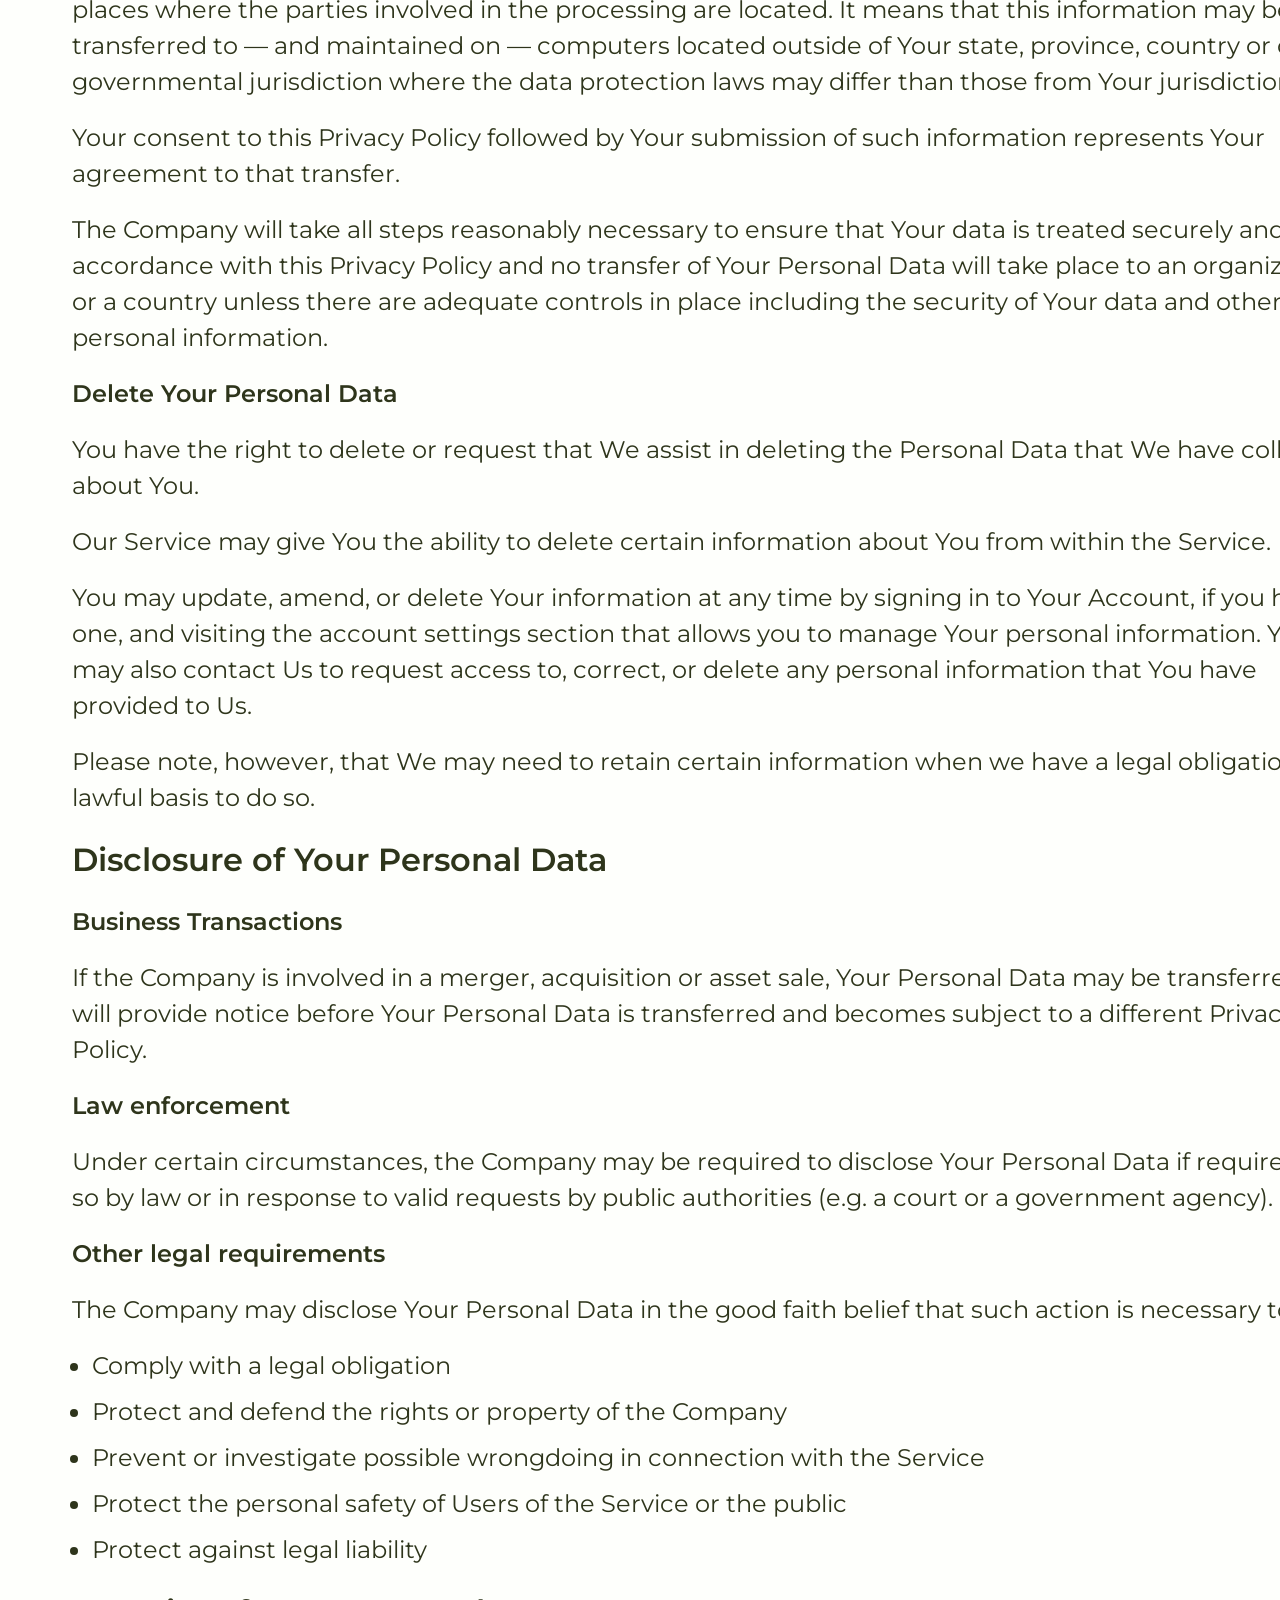
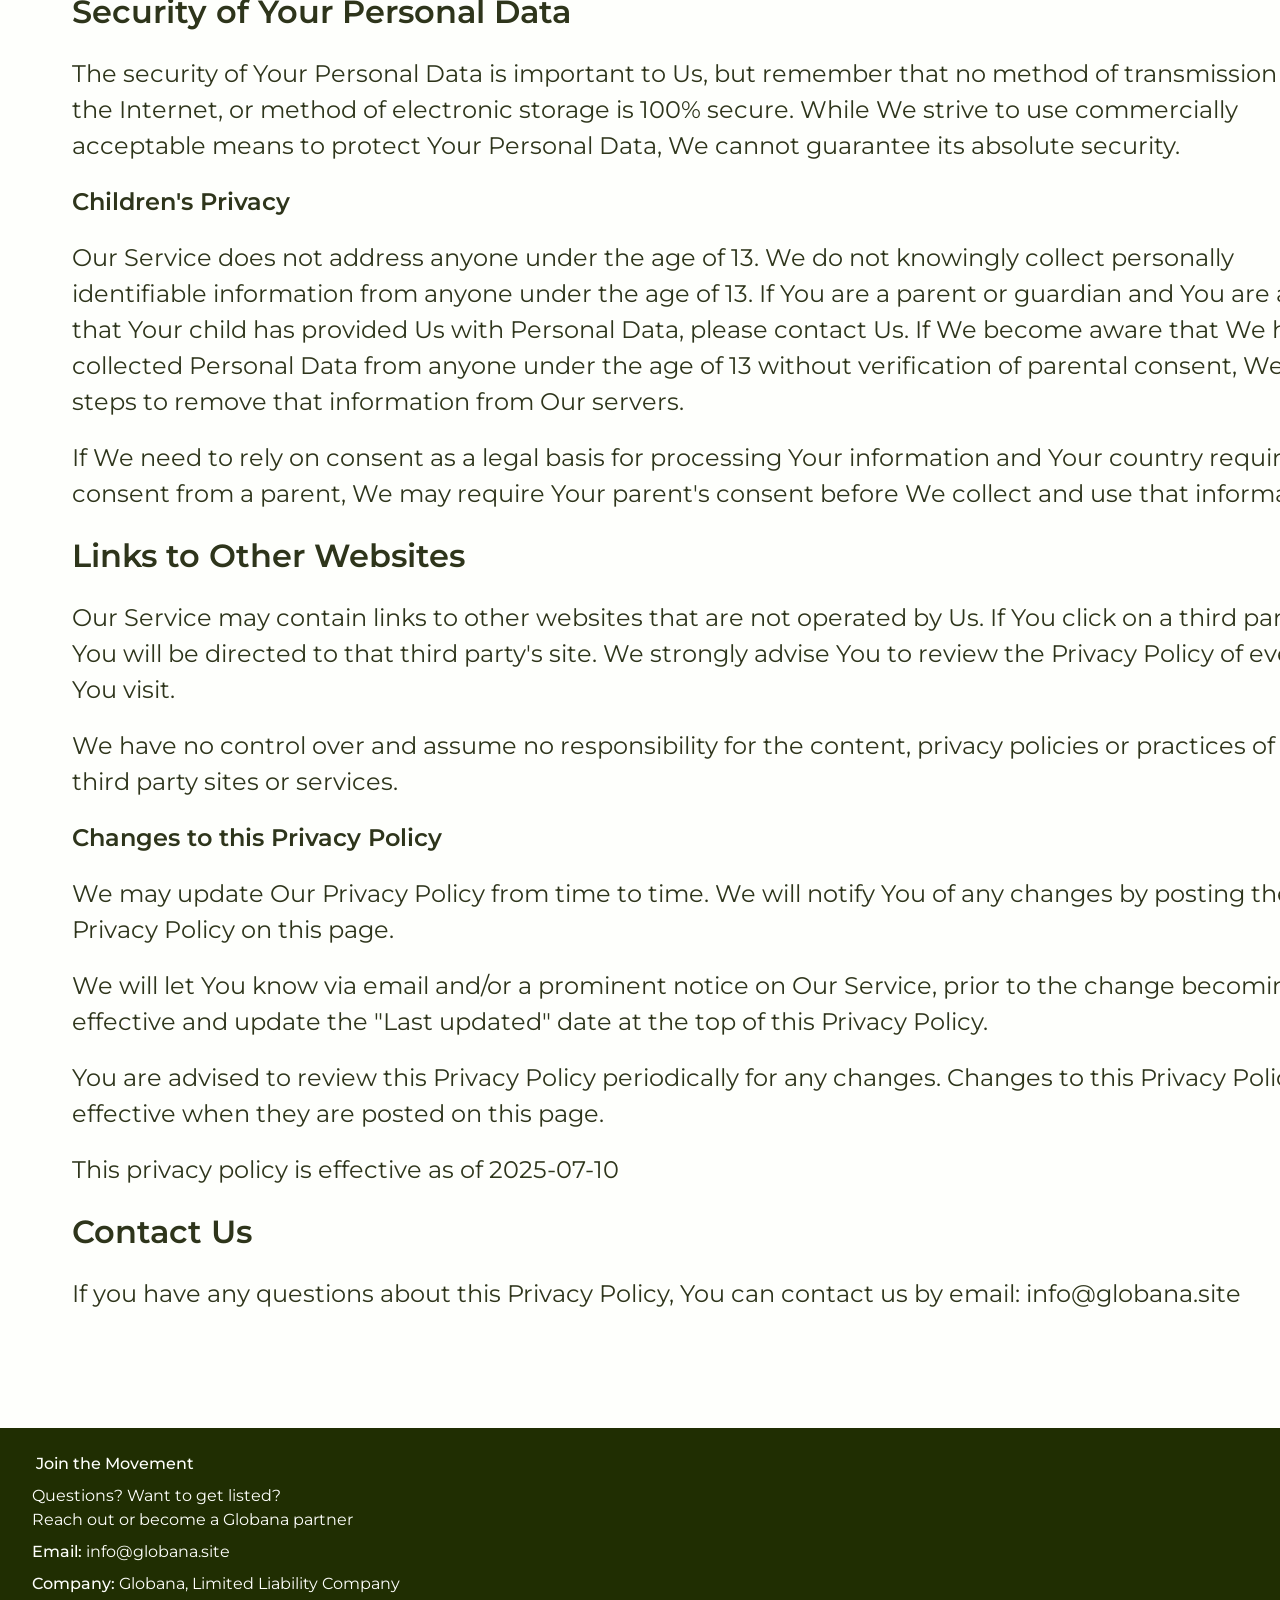
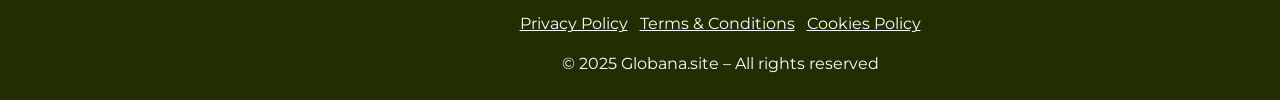
<file: policy.html>
<!DOCTYPE html>
<html lang="en">
  <head>
    <meta charset="UTF-8" />
    <meta name="viewport" content="width=device-width, initial-scale=1.0" />

    <title>Globana</title>
    <link rel="icon" href="img/Frame 40015 1.png" />

    <link rel="stylesheet" type="text/css" href="slick/slick.css" />
    <link rel="stylesheet" href="css/main.css" />
  </head>

  <body>
    <header class="y-f-header">
      <div class="y-f-header-background"></div>
      <nav class="y-f-navigation">
        <ul class="y-f-navigation-list">
          <li class="y-f-navigation-item">
            <a href="/" class="y-f-navigation-link">
              <img
                href="/"
                class="y-f-title-img y-f-navigation-img"
                alt="logo"
                src="img/1.png"
                style="height: 48px"
              />
            </a>
          </li>
          <li class="y-f-navigation-item">
            <a href="/#about" class="y-f-navigation-link">Discover</a>
          </li>
          <li class="y-f-navigation-item">
            <a href="/#how" class="y-f-navigation-link">Quest Rooms</a>
          </li>
          <li class="y-f-navigation-item">
            <a href="/#why" class="y-f-navigation-link">Blog</a>
          </li>

          <li class="y-f-navigation-item">
            <a href="/#characters" class="y-f-navigation-link">Events</a>
          </li>
          <li class="y-f-navigation-item">
            <a href="/#character" class="y-f-navigation-link">Network</a>
          </li>
          <li class="y-f-navigation-item">
            <a href="/#reviews" class="y-f-navigation-link">Testemonials</a>
          </li>
        </ul>

        <div class="y-f-header-button-wrapper">
          <a href="/" class="y-f-header-icon-title">
            <img
              href="/"
              class="y-f-title-img"
              alt="logo"
              src="img/1.png"
              style="height: 30px"
            />
          </a>

          <button type="button" class="y-f-header-icon-button" data-menu-button>
            <img
              class="y-f-header-icon y-f-header-icon-menu"
              src="img/Frame 41.png"
              style="width: 44px; height: 44px"
              alt="menu "
            />

            <svg
              class="y-f-header-icon y-f-header-icon-close"
              width="44"
              height="44"
              viewBox="0 0 44 44"
              fill="none"
              xmlns="http://www.w3.org/2000/svg"
            >
              <path
                d="M27.7275 28.7279L14.9996 16"
                stroke="#FEFFFC"
                stroke-width="1.5"
                stroke-linecap="round"
                stroke-linejoin="round"
              />
              <path
                d="M28.057 16L15.3291 28.7279"
                stroke="#FEFFFC"
                stroke-width="1.5"
                stroke-linecap="round"
                stroke-linejoin="round"
              />
            </svg>
          </button>
        </div>
      </nav>
    </header>

    <main>
      <section>
        <div class="y-f-container">
          <h1>Privacy Policy</h1>

          <p>
            This Privacy Policy describes Our policies and procedures on the
            collection, use and disclosure of Your information when You use the
            Service and tells You about Your privacy rights and how the law
            protects You.
          </p>

          <p>
            We use Your Personal data to provide and improve the Service. By
            using the Service, You agree to the collection and use of
            information in accordance with this Privacy Policy.
          </p>

          <h2>Interpretation and Definitions</h2>

          <h3>Interpretation</h3>
          <p>
            The words of which the initial letter is capitalized have meanings
            defined under the following conditions. The following definitions
            shall have the same meaning regardless of whether they appear in
            singular or in plural.
          </p>

          <h3>Definitions</h3>
          <p>For the purposes of this Privacy Policy:</p>
          <ul>
            <li>
              Account means a unique account created for You to access our
              Service or parts of our Service.
            </li>
            <li>
              Affiliate means an entity that controls, is controlled by or is
              under common control with a party, where "control" means ownership
              of 50% or more of the shares, equity interest or other securities
              entitled to vote for election of directors or other managing
              authority.
            </li>
            <li>
              Company (referred to as either "the Company", "We", "Us" or "Our"
              in this Agreement) refers to Globana.
            </li>
            <li>
              Cookies are small files that are placed on Your computer, mobile
              device or any other device by a website, containing the details of
              Your browsing history on that website among its many uses.
            </li>
            <li>Country refers to: Washington, United States</li>
            <li>
              Device means any device that can access the Service such as a
              computer, a cellphone or a digital tablet.
            </li>
            <li>
              Personal Data is any information that relates to an identified or
              identifiable individual.
            </li>
            <li>Service refers to the Website.</li>
            <li>
              Service Provider means any natural or legal person who processes
              the data on behalf of the Company. It refers to third-party
              companies or individuals employed by the Company to facilitate the
              Service, to provide the Service on behalf of the Company, to
              perform services related to the Service or to assist the Company
              in analyzing how the Service is used.
            </li>
            <li>
              Usage Data refers to data collected automatically, either
              generated by the use of the Service or from the Service
              infrastructure itself (for example, the duration of a page visit).
            </li>
            <li>
              Website refers to Globana, accessible from

              <a href="https://globana.site">globana.site</a>.
            </li>
            <li>
              You means the individual accessing or using the Service, or the
              company, or other legal entity on behalf of which such individual
              is accessing or using the Service, as applicable.
            </li>
          </ul>

          <h2>Collecting and Using Your Personal Data</h2>

          <h3>Types of Data Collected</h3>

          <h3>Personal Data</h3>
          <p>
            While using Our Service, We may ask You to provide Us with certain
            personally identifiable information that can be used to contact or
            identify You. Personally identifiable information may include, but
            is not limited to:
          </p>
          <ul>
            <li>Your name</li>
            <li>Your email address</li>
            <li>
              Any message you voluntarily send to us through the contact form
            </li>
            <li>Usage Data</li>
          </ul>
          <h3>Usage Data</h3>
          <p>Usage Data is collected automatically when using the Service.</p>
          <p>
            Usage Data may include information such as Your Device's Internet
            Protocol address (e.g. IP address), browser type, browser version,
            the pages of our Service that You visit, the time and date of Your
            visit, the time spent on those pages, unique device identifiers and
            other diagnostic data.
          </p>
          <p>
            When You access the Service by or through a mobile device, We may
            collect certain information automatically, including, but not
            limited to, the type of mobile device You use, Your mobile device
            unique ID, the IP address of Your mobile device, Your mobile
            operating system, the type of mobile Internet browser You use,
            unique device identifiers and other diagnostic data.
          </p>
          <p>
            We may also collect information that Your browser sends whenever You
            visit our Service or when You access the Service by or through a
            mobile device.
          </p>
          <h2>Tracking Technologies and Cookies</h2>

          <p>
            We use Cookies and similar tracking technologies to track the
            activity on Our Service and store certain information. Tracking
            technologies used are beacons, tags, and scripts to collect and
            track information and to improve and analyze Our Service. The
            technologies We use may include:
          </p>
          <ul>
            <li>
              Cookies or Browser Cookies. A cookie is a small file placed on
              Your Device. You can instruct Your browser to refuse all Cookies
              or to indicate when a Cookie is being sent. However, if You do not
              accept Cookies, You may not be able to use some parts of our
              Service. Unless you have adjusted Your browser setting so that it
              will refuse Cookies, our Service may use Cookies.
            </li>
            <li>
              Web Beacons. Certain sections of our Service and our emails may
              contain small electronic files known as web beacons (also referred
              to as clear gifs, pixel tags, and single-pixel gifs) that permit
              the Company, for example, to count users who have visited those
              pages or opened an email and for other related website statistics
              (for example, recording the popularity of a certain section and
              verifying system and server integrity).
            </li>
          </ul>

          <p>
            Cookies can be "Persistent" or "Session" Cookies. Persistent Cookies
            remain on Your personal computer or mobile device when You go
            offline, while Session Cookies are deleted as soon as You close Your
            web browser.
          </p>
          <p>
            We use both Session and Persistent Cookies for the purposes set out
            below:
          </p>

          <ul>
            <li>
              <h3>Necessary / Essential Cookies</h3>
              <p>Type: Session Cookies</p>
              <p>Administered by: Us</p>

              <p>
                Purpose: These Cookies are essential to provide You with
                services available through the Website and to enable You to use
                some of its features. They help to authenticate users and
                prevent fraudulent use of user accounts. Without these Cookies,
                the services that You have asked for cannot be provided, and We
                only use these Cookies to provide You with those services.
              </p>
            </li>
            <li>
              <h3>Cookies Policy / Notice Acceptance Cookies</h3>
              <p>Type: Persistent Cookies</p>
              <p>Administered by: Us</p>
              <p>
                Purpose: These Cookies identify if users have accepted the use
                of cookies on the Website.
              </p>
            </li>
            <li>
              <h3>Functionality Cookies</h3>
              <p>Type: Persistent Cookies</p>
              <p>Administered by: Us</p>
              <p>
                Purpose: These Cookies allow us to remember choices You make
                when You use the Website, such as remembering your login details
                or language preference. The purpose of these Cookies is to
                provide You with a more personal experience and to avoid You
                having to re-enter your preferences every time You use the
                Website.
              </p>
            </li>
          </ul>

          <p>
            For more information about the cookies we use and your choices
            regarding cookies, please visit our Cookies Policy or the Cookies
            section of our Privacy Policy.
          </p>

          <h2>Use of Your Personal Data</h2>

          <p>The Company may use Personal Data for the following purposes:</p>
          <ul>
            <li>
              To provide and maintain our Service, including to monitor the
              usage of our Service.
            </li>
            <li>
              To manage Your Account: to manage Your registration as a user of
              the Service. The Personal Data You provide can give You access to
              different functionalities of the Service that are available to You
              as a registered user.
            </li>
            <li>
              For the performance of a contract: the development, compliance and
              undertaking of the purchase contract for the products, items or
              services You have purchased or of any other contract with Us
              through the Service.
            </li>
            <li>
              To contact You: To contact You by email, telephone calls, SMS, or
              other equivalent forms of electronic communication, such as a
              mobile application's push notifications regarding updates or
              informative communications related to the functionalities,
              products or contracted services, including the security updates,
              when necessary or reasonable for their implementation.
            </li>
            <li>
              To provide You with news, special offers and general information
              about other goods, services and events which we offer that are
              similar to those that you have already purchased or enquired about
              unless You have opted not to receive such information.
            </li>
            <li>
              To manage Your requests: To attend and manage Your requests to Us.
            </li>
            <li>
              For business transfers: We may use Your information to evaluate or
              conduct a merger, divestiture, restructuring, reorganization,
              dissolution, or other sale or transfer of some or all of Our
              assets, whether as a going concern or as part of bankruptcy,
              liquidation, or similar proceeding, in which Personal Data held by
              Us about our Service users is among the assets transferred.
            </li>
            <li>
              For other purposes: We may use Your information for other
              purposes, such as data analysis, identifying usage trends,
              determining the effectiveness of our promotional campaigns and to
              evaluate and improve our Service, products, services, marketing
              and your experience.
            </li>
          </ul>

          <p>
            We may share Your personal information in the following situations:
          </p>
          <ul>
            <li>
              With Service Providers: We may share Your personal information
              with Service Providers to monitor and analyze the use of our
              Service, to contact You.
            </li>
            <li>
              For business transfers: We may share or transfer Your personal
              information in connection with, or during negotiations of, any
              merger, sale of Company assets, financing, or acquisition of all
              or a portion of Our business to another company.
            </li>
            <li>
              With Affiliates: We may share Your information with Our
              affiliates, in which case we will require those affiliates to
              honor this Privacy Policy. Affiliates include Our parent company
              and any other subsidiaries, joint venture partners or other
              companies that We control or that are under common control with
              Us.
            </li>
            <li>
              With business partners: We may share Your information with Our
              business partners to offer You certain products, services or
              promotions.
            </li>
            <li>
              With other users: when You share personal information or otherwise
              interact in the public areas with other users, such information
              may be viewed by all users and may be publicly distributed
              outside.
            </li>
            <li>
              With Your consent: We may disclose Your personal information for
              any other purpose with Your consent.
            </li>
          </ul>

          <h2>Retention of Your Personal Data</h2>
          <p>
            The Company will retain Your Personal Data only for as long as is
            necessary for the purposes set out in this Privacy Policy. We will
            retain and use Your Personal Data to the extent necessary to comply
            with our legal obligations (for example, if we are required to
            retain your data to comply with applicable laws), resolve disputes,
            and enforce our legal agreements and policies.
          </p>
          <p>
            The Company will also retain Usage Data for internal analysis
            purposes. Usage Data is generally retained for a shorter period of
            time, except when this data is used to strengthen the security or to
            improve the functionality of Our Service, or We are legally
            obligated to retain this data for longer time periods.
          </p>

          <h2>Transfer of Your Personal Data</h2>
          <p>
            Your information, including Personal Data, is processed at the
            Company's operating offices and in any other places where the
            parties involved in the processing are located. It means that this
            information may be transferred to — and maintained on — computers
            located outside of Your state, province, country or other
            governmental jurisdiction where the data protection laws may differ
            than those from Your jurisdiction.
          </p>

          <p>
            Your consent to this Privacy Policy followed by Your submission of
            such information represents Your agreement to that transfer.
          </p>
          <p>
            The Company will take all steps reasonably necessary to ensure that
            Your data is treated securely and in accordance with this Privacy
            Policy and no transfer of Your Personal Data will take place to an
            organization or a country unless there are adequate controls in
            place including the security of Your data and other personal
            information.
          </p>
          <h3>Delete Your Personal Data</h3>
          <p>
            You have the right to delete or request that We assist in deleting
            the Personal Data that We have collected about You.
          </p>

          <p>
            Our Service may give You the ability to delete certain information
            about You from within the Service.
          </p>
          <p>
            You may update, amend, or delete Your information at any time by
            signing in to Your Account, if you have one, and visiting the
            account settings section that allows you to manage Your personal
            information. You may also contact Us to request access to, correct,
            or delete any personal information that You have provided to Us.
          </p>
          <p>
            Please note, however, that We may need to retain certain information
            when we have a legal obligation or lawful basis to do so.
          </p>

          <h2>Disclosure of Your Personal Data</h2>
          <h3>Business Transactions</h3>
          <p>
            If the Company is involved in a merger, acquisition or asset sale,
            Your Personal Data may be transferred. We will provide notice before
            Your Personal Data is transferred and becomes subject to a different
            Privacy Policy.
          </p>
          <h3>Law enforcement</h3>

          <p>
            Under certain circumstances, the Company may be required to disclose
            Your Personal Data if required to do so by law or in response to
            valid requests by public authorities (e.g. a court or a government
            agency).
          </p>

          <h3>Other legal requirements</h3>
          <p>
            The Company may disclose Your Personal Data in the good faith belief
            that such action is necessary to:
          </p>
          <ul>
            <li>Comply with a legal obligation</li>
            <li>Protect and defend the rights or property of the Company</li>
            <li>
              Prevent or investigate possible wrongdoing in connection with the
              Service
            </li>
            <li>
              Protect the personal safety of Users of the Service or the public
            </li>
            <li>Protect against legal liability</li>
          </ul>

          <h2>Security of Your Personal Data</h2>
          <p>
            The security of Your Personal Data is important to Us, but remember
            that no method of transmission over the Internet, or method of
            electronic storage is 100% secure. While We strive to use
            commercially acceptable means to protect Your Personal Data, We
            cannot guarantee its absolute security.
          </p>

          <h3>Children's Privacy</h3>
          <p>
            Our Service does not address anyone under the age of 13. We do not
            knowingly collect personally identifiable information from anyone
            under the age of 13. If You are a parent or guardian and You are
            aware that Your child has provided Us with Personal Data, please
            contact Us. If We become aware that We have collected Personal Data
            from anyone under the age of 13 without verification of parental
            consent, We take steps to remove that information from Our servers.
          </p>
          <p>
            If We need to rely on consent as a legal basis for processing Your
            information and Your country requires consent from a parent, We may
            require Your parent's consent before We collect and use that
            information.
          </p>

          <h2>Links to Other Websites</h2>
          <p>
            Our Service may contain links to other websites that are not
            operated by Us. If You click on a third party link, You will be
            directed to that third party's site. We strongly advise You to
            review the Privacy Policy of every site You visit.
          </p>
          <p>
            We have no control over and assume no responsibility for the
            content, privacy policies or practices of any third party sites or
            services.
          </p>

          <h3>Changes to this Privacy Policy</h3>
          <p>
            We may update Our Privacy Policy from time to time. We will notify
            You of any changes by posting the new Privacy Policy on this page.
          </p>
          <p>
            We will let You know via email and/or a prominent notice on Our
            Service, prior to the change becoming effective and update the "Last
            updated" date at the top of this Privacy Policy.
          </p>
          <p>
            You are advised to review this Privacy Policy periodically for any
            changes. Changes to this Privacy Policy are effective when they are
            posted on this page.
          </p>
          <p>This privacy policy is effective as of 2025-07-10</p>

          <h2>Contact Us</h2>
          <p>
            If you have any questions about this Privacy Policy, You can contact
            us by email:
            <a href="mailto:info@globana.site">info@globana.site</a>
          </p>
        </div>
      </section>
    </main>

    <footer class="y-f-footer" style="margin: auto; background: #202e02">
      <div class="y-f-footer-container">
        <div class="y-f-footer-list">
          <p class="y-f-footer-one"> Join the Movement</p>
          <p class="y-f-footer-item-two">
            Questions? Want to get listed? <br />Reach out or become a Globana
            partner
          </p>
          <p class="y-f-footer-item">
            Email:
            <a class="y-f-footer-item-two" href="mailto:info@globana.site"
              >info@globana.site</a
            >
          </p>
          <div class="y-f-footer-item">
            Company:
            <span class="y-f-footer-item-two">
              Globana, Limited Liability Company
            </span>
          </div>
        </div>

        <div>
          <div class="y-f-footer-wrapper">
            <a class="y-f-footer-text" href="/policy.html">Privacy Policy</a>
            <a class="y-f-footer-text" href="/terms.html"
              >Terms & Conditions
            </a>
            <a class="y-f-footer-text" href="/cookies.html">Cookies Policy</a>
          </div>

          <p class="y-f-footer-copyright">
            © 2025 Globana.site – All rights reserved
          </p>
        </div>
      </div>
    </footer>
    <script src="js/mobile-menu.js"></script>
  </body>
</html>
</file>
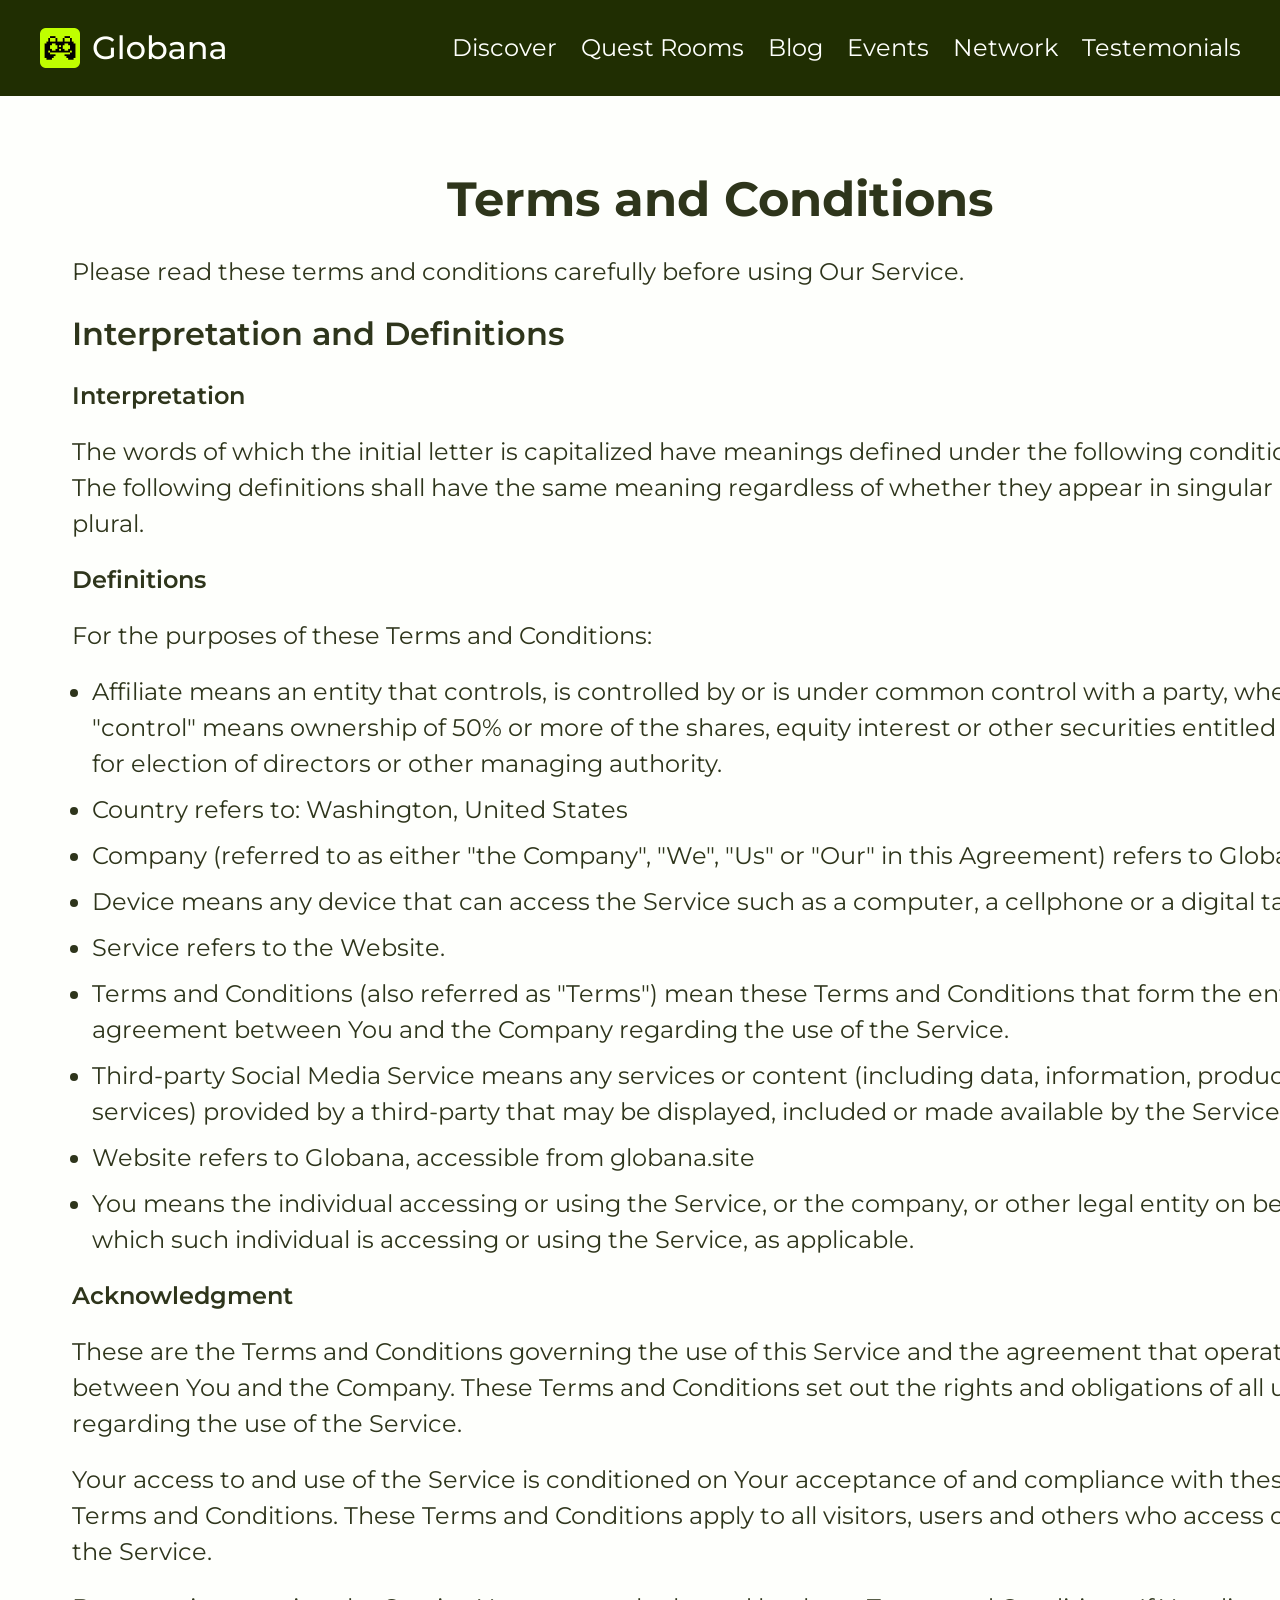
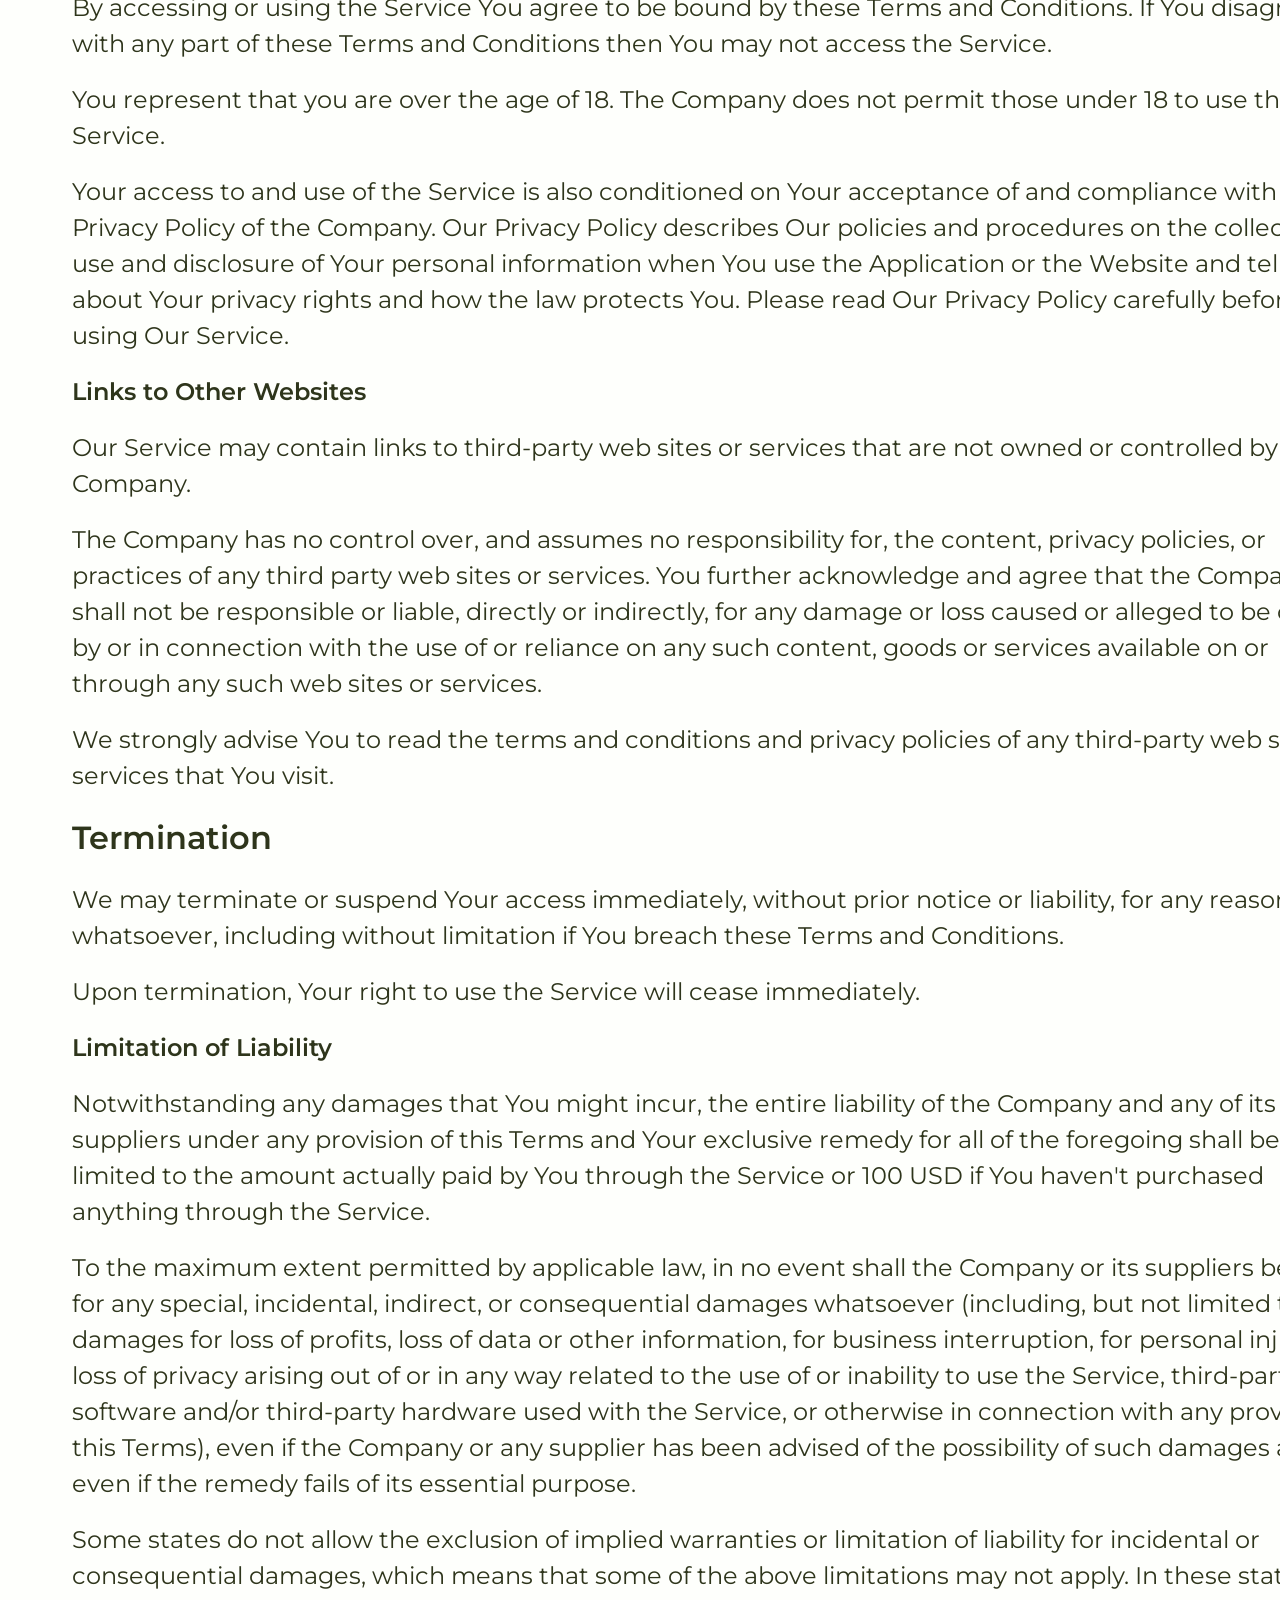
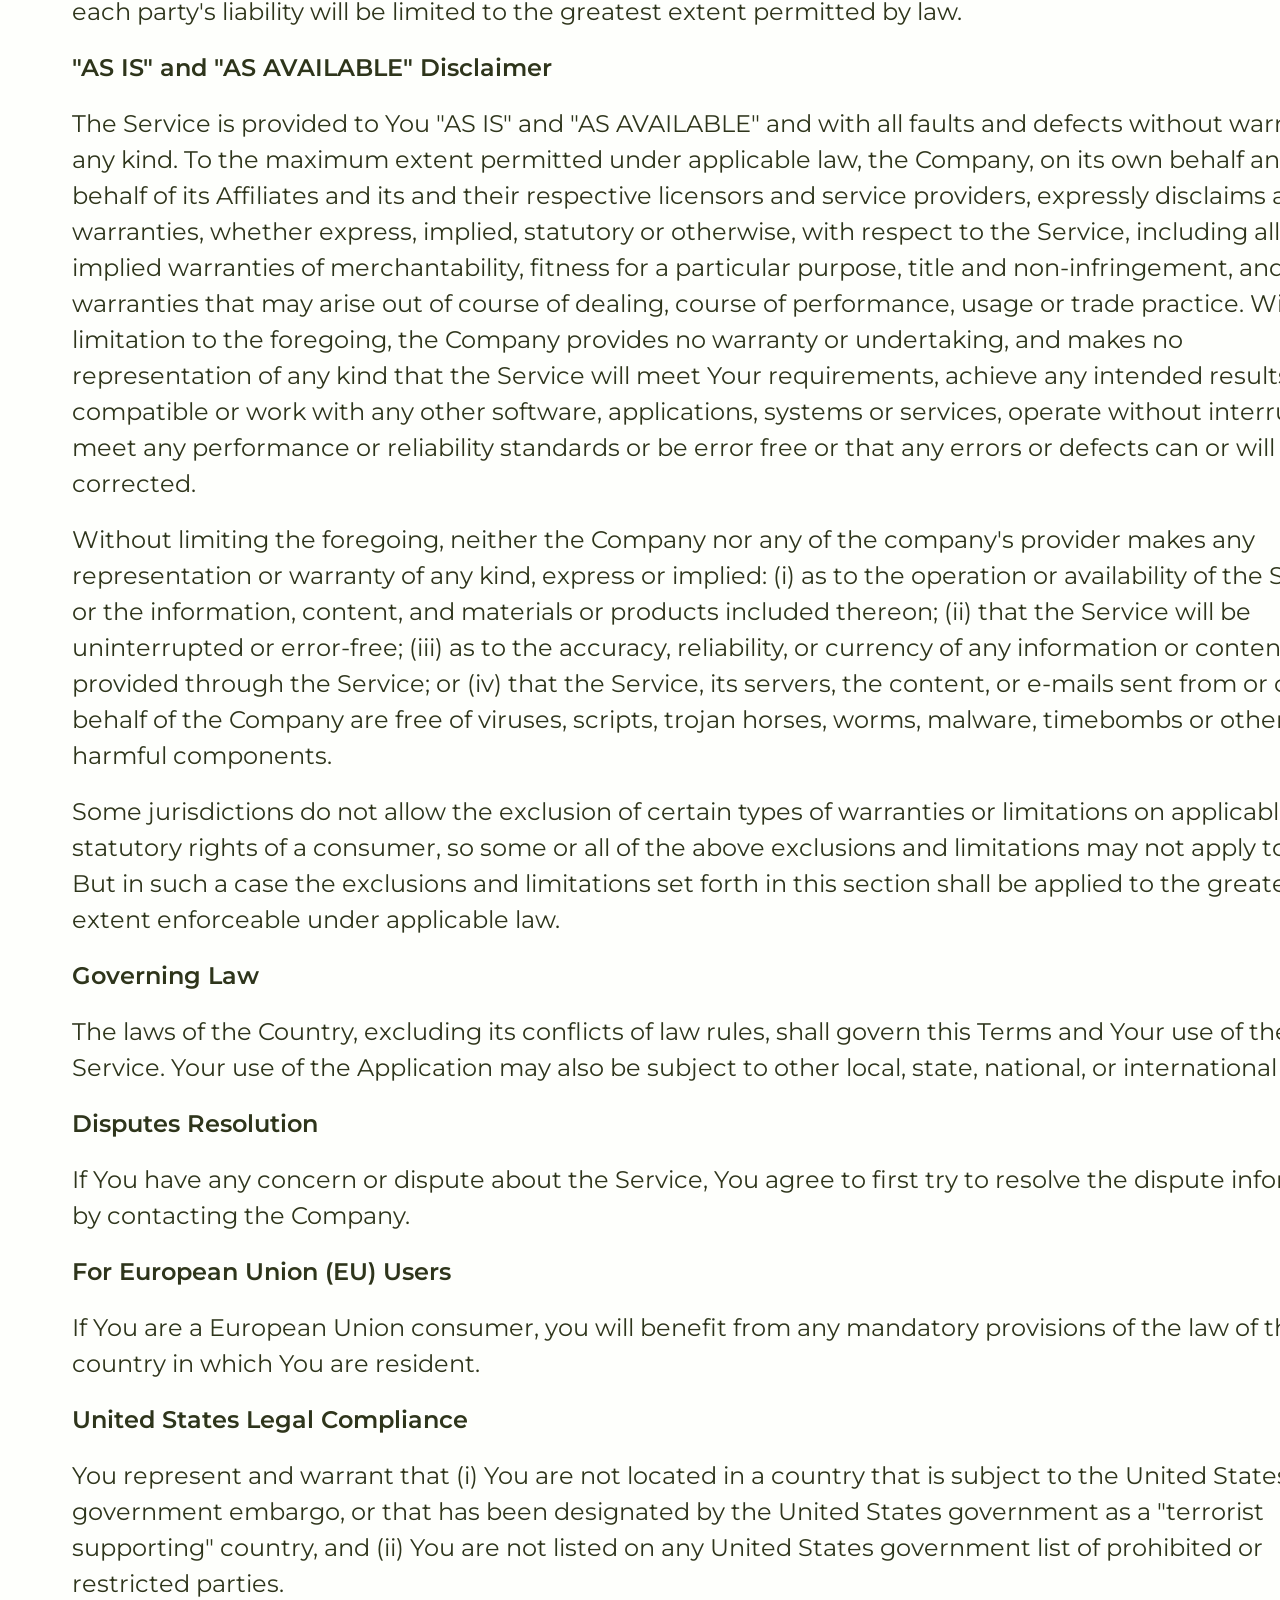
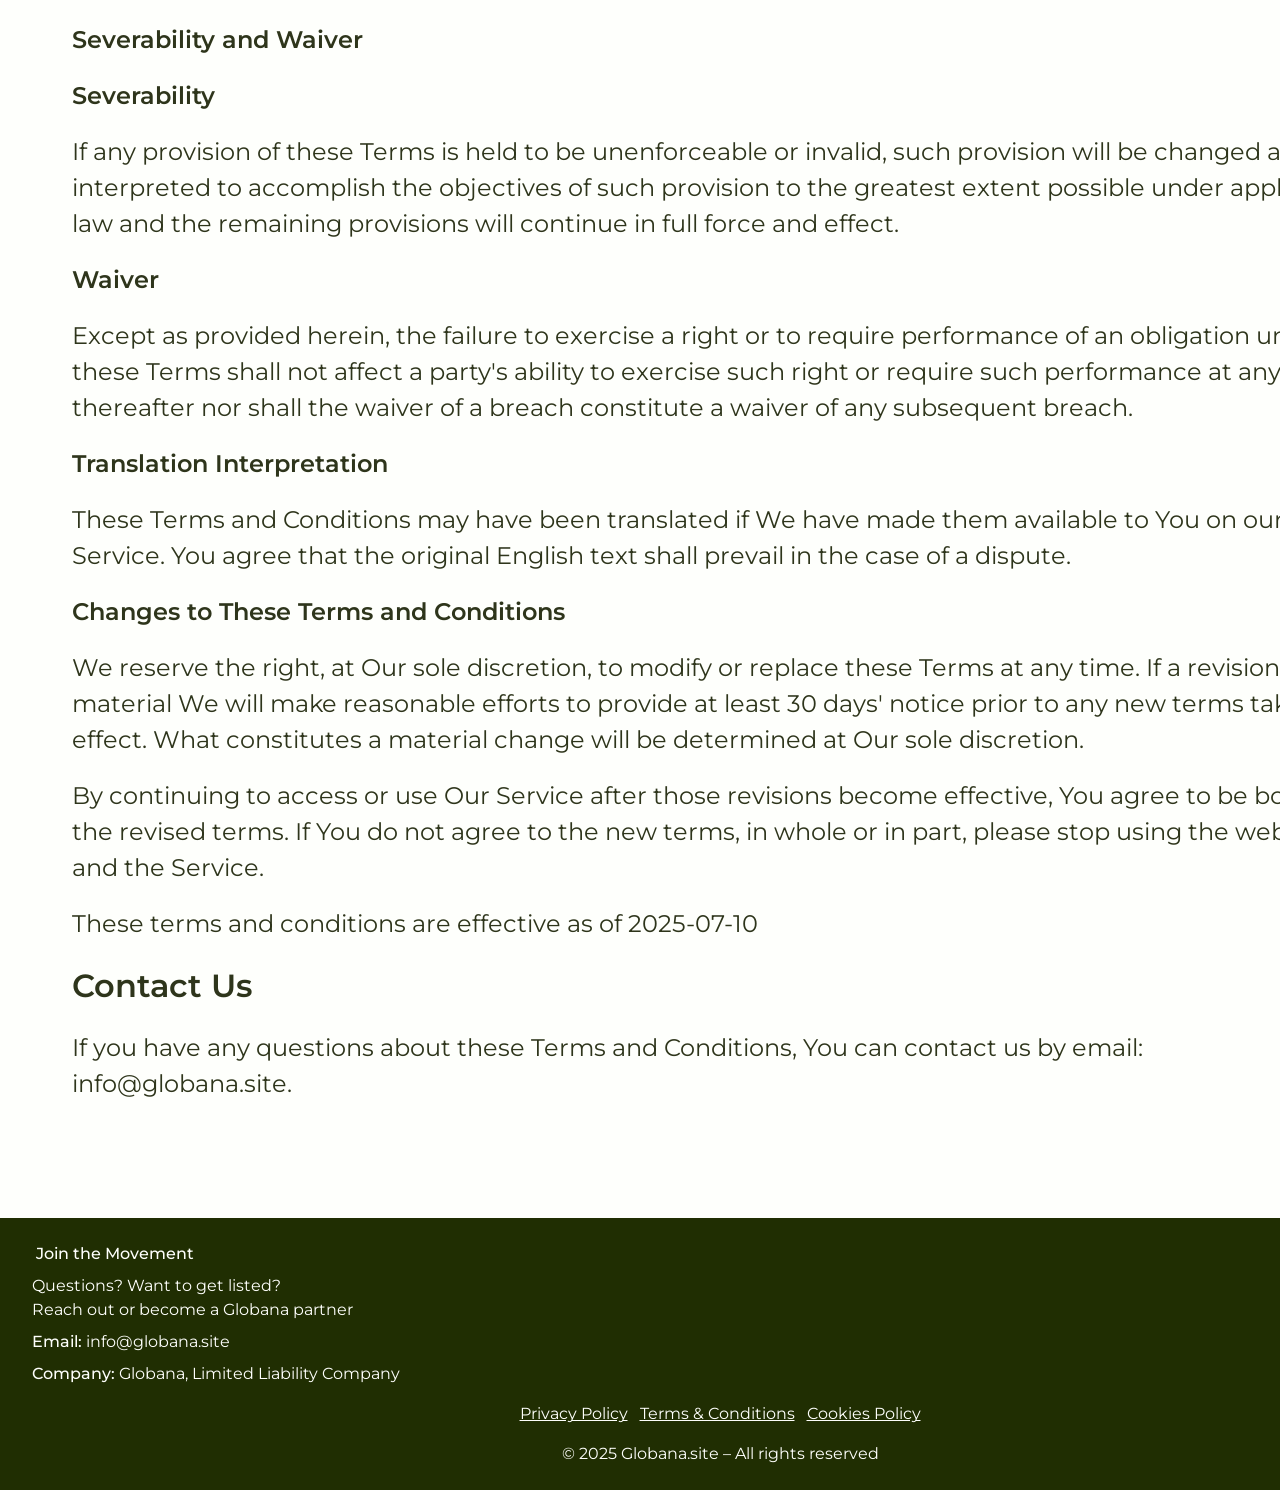
<file: terms.html>
<!DOCTYPE html>
<html lang="en">
  <head>
    <meta charset="UTF-8" />
    <meta name="viewport" content="width=device-width, initial-scale=1.0" />

    <title>Globana</title>
    <link rel="icon" href="img/Frame 40015 1.png" />

    <link rel="stylesheet" type="text/css" href="slick/slick.css" />
    <link rel="stylesheet" href="css/main.css" />
  </head>

  <body>
    <header class="y-f-header">
      <div class="y-f-header-background"></div>
      <nav class="y-f-navigation">
        <ul class="y-f-navigation-list">
          <li class="y-f-navigation-item">
            <a href="/" class="y-f-navigation-link">
              <img
                href="/"
                class="y-f-title-img y-f-navigation-img"
                alt="logo"
                src="img/1.png"
                style="height: 48px"
              />
            </a>
          </li>
          <li class="y-f-navigation-item">
            <a href="/#about" class="y-f-navigation-link">Discover</a>
          </li>
          <li class="y-f-navigation-item">
            <a href="/#how" class="y-f-navigation-link">Quest Rooms</a>
          </li>
          <li class="y-f-navigation-item">
            <a href="/#why" class="y-f-navigation-link">Blog</a>
          </li>

          <li class="y-f-navigation-item">
            <a href="/#characters" class="y-f-navigation-link">Events</a>
          </li>
          <li class="y-f-navigation-item">
            <a href="/#character" class="y-f-navigation-link">Network</a>
          </li>
          <li class="y-f-navigation-item">
            <a href="/#reviews" class="y-f-navigation-link">Testemonials</a>
          </li>
        </ul>

        <div class="y-f-header-button-wrapper">
          <a href="/" class="y-f-header-icon-title">
            <img
              href="/"
              class="y-f-title-img"
              alt="logo"
              src="img/1.png"
              style="height: 30px"
            />
          </a>

          <button type="button" class="y-f-header-icon-button" data-menu-button>
            <img
              class="y-f-header-icon y-f-header-icon-menu"
              src="img/Frame 41.png"
              style="width: 44px; height: 44px"
              alt="menu "
            />

            <svg
              class="y-f-header-icon y-f-header-icon-close"
              width="44"
              height="44"
              viewBox="0 0 44 44"
              fill="none"
              xmlns="http://www.w3.org/2000/svg"
            >
              <path
                d="M27.7275 28.7279L14.9996 16"
                stroke="#FEFFFC"
                stroke-width="1.5"
                stroke-linecap="round"
                stroke-linejoin="round"
              />
              <path
                d="M28.057 16L15.3291 28.7279"
                stroke="#FEFFFC"
                stroke-width="1.5"
                stroke-linecap="round"
                stroke-linejoin="round"
              />
            </svg>
          </button>
        </div>
      </nav>
    </header>

    <main>
      <section>
        <div class="y-f-container">
          <h1>Terms and Conditions</h1>

          <p>
            Please read these terms and conditions carefully before using Our
            Service.
          </p>

          <h2>Interpretation and Definitions</h2>

          <h3>Interpretation</h3>

          <p>
            The words of which the initial letter is capitalized have meanings
            defined under the following conditions. The following definitions
            shall have the same meaning regardless of whether they appear in
            singular or in plural.
          </p>

          <h3>Definitions</h3>

          <p>For the purposes of these Terms and Conditions:</p>

          <ul>
            <li>
              Affiliate means an entity that controls, is controlled by or is
              under common control with a party, where "control" means ownership
              of 50% or more of the shares, equity interest or other securities
              entitled to vote for election of directors or other managing
              authority.
            </li>
            <li>Country refers to: Washington, United States</li>
            <li>
              Company (referred to as either "the Company", "We", "Us" or "Our"
              in this Agreement) refers to Globana.
            </li>
            <li>
              Device means any device that can access the Service such as a
              computer, a cellphone or a digital tablet.
            </li>
            <li>Service refers to the Website.</li>
            <li>
              Terms and Conditions (also referred as "Terms") mean these Terms
              and Conditions that form the entire agreement between You and the
              Company regarding the use of the Service.
            </li>
            <li>
              Third-party Social Media Service means any services or content
              (including data, information, products or services) provided by a
              third-party that may be displayed, included or made available by
              the Service.
            </li>
            <li>Website refers to Globana, accessible from globana.site</li>
            <li>
              You means the individual accessing or using the Service, or the
              company, or other legal entity on behalf of which such individual
              is accessing or using the Service, as applicable.
            </li>
          </ul>

          <h3>Acknowledgment</h3>

          <p>
            These are the Terms and Conditions governing the use of this Service
            and the agreement that operates between You and the Company. These
            Terms and Conditions set out the rights and obligations of all users
            regarding the use of the Service.
          </p>

          <p>
            Your access to and use of the Service is conditioned on Your
            acceptance of and compliance with these Terms and Conditions. These
            Terms and Conditions apply to all visitors, users and others who
            access or use the Service.
          </p>

          <p>
            By accessing or using the Service You agree to be bound by these
            Terms and Conditions. If You disagree with any part of these Terms
            and Conditions then You may not access the Service.
          </p>

          <p>
            You represent that you are over the age of 18. The Company does not
            permit those under 18 to use the Service.
          </p>

          <p>
            Your access to and use of the Service is also conditioned on Your
            acceptance of and compliance with the Privacy Policy of the Company.
            Our Privacy Policy describes Our policies and procedures on the
            collection, use and disclosure of Your personal information when You
            use the Application or the Website and tells You about Your privacy
            rights and how the law protects You. Please read Our Privacy Policy
            carefully before using Our Service.
          </p>

          <h3>Links to Other Websites</h3>

          <p>
            Our Service may contain links to third-party web sites or services
            that are not owned or controlled by the Company.
          </p>

          <p>
            The Company has no control over, and assumes no responsibility for,
            the content, privacy policies, or practices of any third party web
            sites or services. You further acknowledge and agree that the
            Company shall not be responsible or liable, directly or indirectly,
            for any damage or loss caused or alleged to be caused by or in
            connection with the use of or reliance on any such content, goods or
            services available on or through any such web sites or services.
          </p>

          <p>
            We strongly advise You to read the terms and conditions and privacy
            policies of any third-party web sites or services that You visit.
          </p>

          <h2>Termination</h2>

          <p>
            We may terminate or suspend Your access immediately, without prior
            notice or liability, for any reason whatsoever, including without
            limitation if You breach these Terms and Conditions.
          </p>

          <p>
            Upon termination, Your right to use the Service will cease
            immediately.
          </p>

          <h3>Limitation of Liability</h3>

          <p>
            Notwithstanding any damages that You might incur, the entire
            liability of the Company and any of its suppliers under any
            provision of this Terms and Your exclusive remedy for all of the
            foregoing shall be limited to the amount actually paid by You
            through the Service or 100 USD if You haven't purchased anything
            through the Service.
          </p>
          <p>
            To the maximum extent permitted by applicable law, in no event shall
            the Company or its suppliers be liable for any special, incidental,
            indirect, or consequential damages whatsoever (including, but not
            limited to, damages for loss of profits, loss of data or other
            information, for business interruption, for personal injury, loss of
            privacy arising out of or in any way related to the use of or
            inability to use the Service, third-party software and/or
            third-party hardware used with the Service, or otherwise in
            connection with any provision of this Terms), even if the Company or
            any supplier has been advised of the possibility of such damages and
            even if the remedy fails of its essential purpose.
          </p>
          <p>
            Some states do not allow the exclusion of implied warranties or
            limitation of liability for incidental or consequential damages,
            which means that some of the above limitations may not apply. In
            these states, each party's liability will be limited to the greatest
            extent permitted by law.
          </p>

          <h3>"AS IS" and "AS AVAILABLE" Disclaimer</h3>

          <p>
            The Service is provided to You "AS IS" and "AS AVAILABLE" and with
            all faults and defects without warranty of any kind. To the maximum
            extent permitted under applicable law, the Company, on its own
            behalf and on behalf of its Affiliates and its and their respective
            licensors and service providers, expressly disclaims all warranties,
            whether express, implied, statutory or otherwise, with respect to
            the Service, including all implied warranties of merchantability,
            fitness for a particular purpose, title and non-infringement, and
            warranties that may arise out of course of dealing, course of
            performance, usage or trade practice. Without limitation to the
            foregoing, the Company provides no warranty or undertaking, and
            makes no representation of any kind that the Service will meet Your
            requirements, achieve any intended results, be compatible or work
            with any other software, applications, systems or services, operate
            without interruption, meet any performance or reliability standards
            or be error free or that any errors or defects can or will be
            corrected.
          </p>

          <p>
            Without limiting the foregoing, neither the Company nor any of the
            company's provider makes any representation or warranty of any kind,
            express or implied: (i) as to the operation or availability of the
            Service, or the information, content, and materials or products
            included thereon; (ii) that the Service will be uninterrupted or
            error-free; (iii) as to the accuracy, reliability, or currency of
            any information or content provided through the Service; or (iv)
            that the Service, its servers, the content, or e-mails sent from or
            on behalf of the Company are free of viruses, scripts, trojan
            horses, worms, malware, timebombs or other harmful components.
          </p>

          <p>
            Some jurisdictions do not allow the exclusion of certain types of
            warranties or limitations on applicable statutory rights of a
            consumer, so some or all of the above exclusions and limitations may
            not apply to You. But in such a case the exclusions and limitations
            set forth in this section shall be applied to the greatest extent
            enforceable under applicable law.
          </p>

          <h3>Governing Law</h3>
          <p>
            The laws of the Country, excluding its conflicts of law rules, shall
            govern this Terms and Your use of the Service. Your use of the
            Application may also be subject to other local, state, national, or
            international laws.
          </p>

          <h3>Disputes Resolution</h3>
          <p>
            If You have any concern or dispute about the Service, You agree to
            first try to resolve the dispute informally by contacting the
            Company.
          </p>

          <h3>For European Union (EU) Users</h3>
          <p>
            If You are a European Union consumer, you will benefit from any
            mandatory provisions of the law of the country in which You are
            resident.
          </p>

          <h3>United States Legal Compliance</h3>
          <p>
            You represent and warrant that (i) You are not located in a country
            that is subject to the United States government embargo, or that has
            been designated by the United States government as a "terrorist
            supporting" country, and (ii) You are not listed on any United
            States government list of prohibited or restricted parties.
          </p>

          <h3>Severability and Waiver</h3>

          <h3>Severability</h3>
          <p>
            If any provision of these Terms is held to be unenforceable or
            invalid, such provision will be changed and interpreted to
            accomplish the objectives of such provision to the greatest extent
            possible under applicable law and the remaining provisions will
            continue in full force and effect.
          </p>

          <h3>Waiver</h3>
          <p>
            Except as provided herein, the failure to exercise a right or to
            require performance of an obligation under these Terms shall not
            affect a party's ability to exercise such right or require such
            performance at any time thereafter nor shall the waiver of a breach
            constitute a waiver of any subsequent breach.
          </p>

          <h3>Translation Interpretation</h3>
          <p>
            These Terms and Conditions may have been translated if We have made
            them available to You on our Service. You agree that the original
            English text shall prevail in the case of a dispute.
          </p>

          <h3>Changes to These Terms and Conditions</h3>
          <p>
            We reserve the right, at Our sole discretion, to modify or replace
            these Terms at any time. If a revision is material We will make
            reasonable efforts to provide at least 30 days' notice prior to any
            new terms taking effect. What constitutes a material change will be
            determined at Our sole discretion.
          </p>
          <p>
            By continuing to access or use Our Service after those revisions
            become effective, You agree to be bound by the revised terms. If You
            do not agree to the new terms, in whole or in part, please stop
            using the website and the Service.
          </p>
          <p>These terms and conditions are effective as of 2025-07-10</p>

          <h2>Contact Us</h2>
          <p>
            If you have any questions about these Terms and Conditions, You can
            contact us by email:
            <a href="mailto:info@globana.site">info@globana.site</a>.
          </p>
        </div>
      </section>
    </main>
    <footer class="y-f-footer" style="margin: auto; background: #202e02">
      <div class="y-f-footer-container">
        <div class="y-f-footer-list">
          <p class="y-f-footer-one"> Join the Movement</p>
          <p class="y-f-footer-item-two">
            Questions? Want to get listed? <br />Reach out or become a Globana
            partner
          </p>
          <p class="y-f-footer-item">
            Email:
            <a class="y-f-footer-item-two" href="mailto:info@globana.site"
              >info@globana.site</a
            >
          </p>
          <div class="y-f-footer-item">
            Company:
            <span class="y-f-footer-item-two">
              Globana, Limited Liability Company
            </span>
          </div>
        </div>

        <div>
          <div class="y-f-footer-wrapper">
            <a class="y-f-footer-text" href="/policy.html">Privacy Policy</a>
            <a class="y-f-footer-text" href="/terms.html"
              >Terms & Conditions
            </a>
            <a class="y-f-footer-text" href="/cookies.html">Cookies Policy</a>
          </div>

          <p class="y-f-footer-copyright">
            © 2025 Globana.site – All rights reserved
          </p>
        </div>
      </div>
    </footer>
    <script src="js/mobile-menu.js"></script>
  </body>
</html>
</file>
<file: css/main.css>
@import url("https://fonts.googleapis.com/css2?family=Montserrat:ital,wght@0,100..900;1,100..900&display=swap");

* {
  -webkit-box-sizing: border-box;
  box-sizing: border-box;
}

html {
  scroll-behavior: smooth;
  background: #fefffc;

  color: #2e351b;
}

body {
  margin: 0;
}

h1,
h2,
h3,
h4,
h5,
h6,
p {
  margin: 0;
}

ul,
ol {
  margin: 0;
  padding: 0;
  list-style: none;
}
dl,
dt,
dd {
  margin: 0;
  padding: 0;
}
img {
  display: block;
  height: auto;
}
figure {
  margin: 0;
  padding: 0;
  border: 0;
}
.list {
  list-style: none;
}

button,
a {
  cursor: pointer;
}

.button:hover {
  scale: 120%;
}

.y-f-header.is-open .y-f-header-background {
  left: 0;
}
.y-f-header-button-wrapper {
  margin-left: auto;
}
.y-f-header-icon {
  display: none;
}

.y-f-header-icon-button {
  display: -webkit-box;
  display: -ms-flexbox;
  display: flex;
  background-color: transparent;
  border: none;
  border-radius: 50%;
}
.y-f-navigation-list.is-open {
  right: 0;
}
.y-f-header-icon-menu {
  display: block;
}

.y-f-header-icon-button.is-open .y-f-header-icon-menu {
  display: none;
}

.y-f-header-icon-button.is-open .y-f-header-icon-close {
  display: block;
}

.y-f-header {
  position: fixed;
  width: 100%;
  z-index: 5;
  transition: background-color 0.3s ease;
  background: transparent;
  display: flex;
  height: 76px;
  background: #202e02;
}

.y-f-header-background {
  position: absolute;
  top: 0;
  right: 0;
  bottom: 0;
  left: 100%;
  z-index: -1;
  transition: left 0.3s ease;
  background: #202e02;
}
.y-f-header.is-open .y-f-header-background {
  left: 0;
}
.y-f-header-button-wrapper {
  margin-right: auto;
  display: flex;
  align-items: center;
  justify-content: space-between;
}

.y-f-header-icon-menu {
  display: block;
}

.y-f-header-icon-button.is-open .y-f-header-icon-menu {
  display: none;
}

.y-f-header-icon-button.is-open .y-f-header-icon-close {
  display: block;
}

.y-f-navigation {
  display: -ms-flexbox;
  -webkit-box-orient: vertical;
  -webkit-box-direction: normal;
  -ms-flex-direction: column;
  flex-direction: column;
  -webkit-box-align: center;
  -ms-flex-align: center;
  align-items: center;
  -webkit-box-flex: 1;
  -ms-flex: 1;
  flex: 1;
  padding: 16px;
  position: relative;
}

.y-f-navigation-list {
  display: flex;
  flex-direction: column;
  align-items: end;
  position: absolute;
  top: 100%;
  right: -100%;
  width: 100%;
  height: auto;
  transition: 0.3s;
  z-index: 999;
  padding: 16px;

  gap: 12px;
  background: #202e02;
}

.y-f-navigation-list.is-open {
  right: 0;
}

.y-f-navigation-link {
  transition: all 0.3s ease-in-out;
  text-decoration: none;
  color: #fefffc;
  font-family: Montserrat;
  font-weight: 400;
  font-style: Regular;
  font-size: 20px;
  leading-trim: NONE;
  line-height: 150%;
  letter-spacing: 0%;
  text-align: right;
}

.y-f-navigation-link:hover,
.y-f-navigation-link:focus {
  color: #bfff00;
}

.y-f-header.is-open {
  background-color: transparent;
}

.y-f-navigation-img {
  display: none;
}

@media screen and (min-width: 1202px) {
  .y-f-navigation-img {
    display: flex;
    margin-right: 200px;
  }
  .y-f-header-icon-title {
    display: none;
  }
  .y-f-header-button-wrapper {
    display: none;
  }
  .y-f-header {
    width: 100%;
    height: 96px;

    display: flex;
    align-items: center;
    justify-content: center;
    z-index: 1000;
  }

  .y-f-header-background {
  }
  .y-f-header-icon-button {
    display: none;
  }
  .y-f-navigation {
    display: flex;
    flex-direction: row;
    flex: 1;
    padding: 0;
    width: 1440px;
    margin: auto;
  }

  .y-f-navigation-list {
    background-color: transparent;
    flex-direction: row;
    display: flex;
    position: static;
    width: 1440px;
    margin: auto;
    padding-block: 0;
    flex: 1;
    gap: 24px;
    height: 0px;
    display: flex;
    justify-content: center;
    align-items: center;
    justify-content: center;
    padding: 0;
  }

  .y-f-navigation-link {
    font-family: Montserrat;
    font-weight: 400;
    font-style: Regular;
    font-size: 24px;
    leading-trim: NONE;
    line-height: 140%;
    letter-spacing: 0%;
  }

  .y-f-navigation-item-desk {
    display: none;
  }
}
.y-f-home {
  width: 375px;
  height: 830px;
  background-repeat: no-repeat;
  background-size: cover;
  background-position: center;
  background-image: url("/img/home/Frame\ 40067.png");
  margin: auto;
}
.y-f-home-container {
  width: 375px;
  padding: 116px 16px 0px;
  margin: auto;
}

.y-f-home-container-top {
  display: flex;
  flex-direction: column;
  align-items: start;
}

.y-f-home-title {
  font-family: Montserrat;
  font-weight: 600;
  font-style: SemiBold;
  font-size: 32px;
  leading-trim: NONE;
  line-height: 150%;
  letter-spacing: 0%;
  vertical-align: middle;
}

.y-f-home-text {
  font-family: Montserrat;
  font-weight: 400;
  font-style: Regular;
  font-size: 14px;
  leading-trim: NONE;
  line-height: 150%;
  letter-spacing: 0%;
  vertical-align: middle;
  padding: 314px 16px 56px;
}

.y-f-home-link {
  background: #bfff00;
  width: 343px;
  border-radius: 12px;
  padding-top: 12px;
  padding-right: 24px;
  padding-bottom: 12px;
  padding-left: 24px;
  display: block;
  font-family: Montserrat;
  font-weight: 600;
  font-style: SemiBold;
  font-size: 20px;
  leading-trim: NONE;
  line-height: 150%;
  letter-spacing: 0%;
  vertical-align: middle;
  color: #2e351b;
  text-decoration: none;
  text-align: center;

  transition: all 0.3s ease-in-out;
}

.y-f-home-link:hover {
  background: #d9ff66;
}

@media screen and (min-width: 1202px) {
  .y-f-home {
    width: 1440px;
    height: 768px;
    background-image: url("/img/home/Frame\ 40068.png");
  }
  .y-f-home-container {
    width: 1440px;
    padding: 200px 72px 0px;
  }
  .y-f-home-container-top {
    display: flex;
    flex-direction: column;
  }

  .y-f-home-title {
    font-family: Montserrat;
    font-weight: 600;
    font-style: SemiBold;
    font-size: 48px;
    leading-trim: NONE;
    line-height: 150%;
    letter-spacing: 0%;
    vertical-align: middle;
  }

  .y-f-home-text {
    font-family: Montserrat;
    font-weight: 400;
    font-style: Regular;
    font-size: 24px;
    leading-trim: NONE;
    line-height: 150%;
    letter-spacing: 0%;
    vertical-align: middle;
    padding: 72px 24px;
    width: 636px;
  }
  .y-f-home-link {
    width: 306px;

    border-radius: 16px;
    padding-top: 16px;
    padding-right: 24px;
    padding-bottom: 16px;
    padding-left: 24px;
    font-family: Montserrat;
    font-weight: 600;
    font-style: SemiBold;
    font-size: 24px;
    leading-trim: NONE;
    line-height: 150%;
    letter-spacing: 0%;
    text-align: center;
    vertical-align: middle;
    margin: 0 auto;
  }
}

.y-f-about-container {
  width: 375px;
  padding: 80px 16px 0px;
  margin: auto;
}
.y-f-about-title {
  width: 343px;
  height: fit-content;
  background-repeat: no-repeat;
  background-size: cover;
  background-position: center;
  background-image: url("/img/about/Group\ 2.png");
  font-family: Montserrat;
  font-weight: 500;
  font-style: Medium;
  font-size: 32px;
  leading-trim: NONE;
  line-height: 150%;
  letter-spacing: 0%;
  text-align: center;
  vertical-align: middle;
  padding: 5px 0;
}
.y-f-about-title {
  width: 343px;
  background-repeat: no-repeat;
  background-size: 100% 100%;
  background-position: center;
  background-image: url("/img/about/Group 2.png");
  font-family: Montserrat;
  font-weight: 500;
  font-size: 32px;
  line-height: 150%;
  text-align: center;
  padding: 5px 0;

  height: auto;
}

.y-f-about-title-text {
  font-family: Montserrat;
  font-weight: 500;
  font-style: Medium;
  font-size: 16px;
  leading-trim: NONE;
  line-height: 150%;
  letter-spacing: 0%;
  vertical-align: middle;
  padding-top: 27px;
}
.y-f-about-text {
  font-family: Montserrat;
  font-weight: 400;
  font-style: Regular;
  font-size: 16px;
  leading-trim: NONE;
  line-height: 150%;
  letter-spacing: 0%;
  vertical-align: middle;
  padding-top: 20px;
}
.y-f-uniqueness-list {
  padding-top: 16px;
  display: flex;
  flex-direction: column;
  gap: 12px;
}
.y-f-uniqueness-item {
  gap: 8px;
  border-radius: 12px;
  padding-top: 12px;
  padding-right: 16px;
  padding-bottom: 12px;
  padding-left: 16px;
  display: flex;
  align-items: center;
  border: 1px solid #546030;
  font-family: Montserrat;
  font-weight: 400;
  font-style: Regular;
  font-size: 16px;
  leading-trim: NONE;
  line-height: 150%;
  letter-spacing: 0%;
  vertical-align: middle;

  background: linear-gradient(0deg, #f9fbf5, #f9fbf5),
    linear-gradient(0deg, rgba(255, 255, 255, 0.7), rgba(255, 255, 255, 0.7));
}
.y-f-uniqueness-img {
  width: 20px;
  height: 20px;
}

@media screen and (min-width: 1202px) {
  .y-f-about-container {
    width: 1440px;
    padding: 100px 72px 0;
  }
  .y-f-about-title {
    width: fit-content;
    height: fit-content;

    font-family: Montserrat;
    font-weight: 500;
    font-style: Medium;
    font-size: 40px;
    leading-trim: NONE;
    line-height: 150%;
    letter-spacing: 0%;
    text-align: center;
    vertical-align: middle;
    min-width: 464px;
    padding: 13px 10px;
    margin: 0 auto;
    margin: auto;
  }
  .y-f-about-title-text {
    font-family: Montserrat;
    font-weight: 500;
    font-style: Medium;
    font-size: 24px;
    leading-trim: NONE;
    line-height: 150%;
    letter-spacing: 0%;
    vertical-align: middle;

    padding-top: 44px;
  }
  .y-f-about-text {
    font-family: Montserrat;
    font-weight: 400;
    font-style: Regular;
    font-size: 24px;
    leading-trim: NONE;
    line-height: 150%;
    letter-spacing: 0%;
    vertical-align: middle;

    padding-top: 24px;
  }
  .y-f-uniqueness-list {
    padding-top: 20px;
    display: flex;
    flex-direction: row;
    flex-wrap: wrap;
    gap: 24px;
  }
  .y-f-uniqueness-item {
    width: 416px;
    height: 78px;
    gap: 12px;
    border-radius: 16px;
    padding: 23px;
    font-family: Montserrat;
    font-weight: 400;
    font-style: Regular;
    font-size: 20px;
    leading-trim: NONE;
    line-height: 150%;
    letter-spacing: 0%;
    vertical-align: middle;
  }
  .y-f-uniqueness-img {
    width: 24px;
    height: 24px;
  }
}

.y-f-why-container {
  width: 375px;
  margin: auto;
  padding: 67px 16px 0;
}
.y-f-why-list {
  padding: 16px 0 32px;
  display: flex;
  flex-direction: column;
  gap: 12px;
}
.y-f-why-item {
  border: 1px solid #879b4e;

  border-radius: 12px;
  padding: 11px 15px;
  font-family: Montserrat;
  font-weight: 400;
  font-style: Regular;
  font-size: 16px;
  leading-trim: NONE;
  line-height: 150%;
  letter-spacing: 0%;
  vertical-align: middle;
}
.y-f-why-link {
  text-decoration: none;
  color: #2e351b;
  font-family: Montserrat;
  font-weight: 600;
  font-style: SemiBold;
  font-size: 20px;
  leading-trim: NONE;
  line-height: 150%;
  letter-spacing: 0%;
  text-align: center;
  vertical-align: middle;
  border: 1px solid #202e02;
  width: 343px;
  display: block;
  border-radius: 12px;
  padding-top: 11px;

  padding-bottom: 11px;
  transition: all 0.3s ease-in-out;
}

.y-f-why-link:hover {
  background: #f3f7ea;
}
@media screen and (min-width: 1202px) {
  .y-f-why-container {
    width: 1440px;
    padding: 100px 72px 0;
  }
  .y-f-why-list {
    padding: 20px 0 40px;
    display: flex;
    flex-direction: row;
    gap: 24px;
  }
  .y-f-why-item {
    width: 416px;
    height: 92px;
    border-radius: 16px;
    padding: 15px 23px;
    font-family: Montserrat;
    font-weight: 400;
    font-style: Regular;
    font-size: 20px;
    leading-trim: NONE;
    line-height: 150%;
    letter-spacing: 0%;
    vertical-align: middle;
  }
  .y-f-why-link {
    width: 306px;
    border-radius: 16px;
    padding: 15px 23px;
    font-family: Montserrat;
    font-weight: 600;
    font-style: SemiBold;
    font-size: 24px;
    leading-trim: NONE;
    line-height: 150%;
    letter-spacing: 0%;
    text-align: center;
    vertical-align: middle;
    margin: 0 auto;
  }
  .y-f-why-text {
    width: 636px;
  }
}

.y-f-how {
  margin: auto;
  width: 375px;
  padding: 67px 16px 0;
}
.y-f-how-container {
  margin: auto;
  background-repeat: no-repeat;
  background-image: url("/img/Frame\ 40062.png");
}

.y-f-how-item {
  margin-top: 20px;
  box-shadow: 0px 4px 25px 0px #929d724d;
  border: 1px solid #879b4e;
  background: #f3f5f0;

  border-radius: 12px;
  padding: 16px;
  border-width: 1px;
}

.y-f-how-text-bold {
  font-family: Montserrat;
  font-weight: 400;
  font-style: Regular;
  font-size: 16px;
  leading-trim: NONE;
  line-height: 150%;
  letter-spacing: 0%;
  vertical-align: middle;
}

.y-f-how-text {
  font-family: Montserrat;
  font-weight: 400;
  font-style: Regular;
  font-size: 14px;
  leading-trim: NONE;
  line-height: 150%;
  letter-spacing: 0%;
  vertical-align: middle;
  padding-top: 8px;
}
.y-f-how-text-two {
  font-family: Montserrat;
  font-weight: 400;
  font-style: Regular;
  font-size: 16px;
  leading-trim: NONE;
  line-height: 150%;
  letter-spacing: 0%;
  vertical-align: middle;
  padding-top: 271px;
}

@media screen and (min-width: 1202px) {
  .y-f-how {
    width: 1440px;
    padding: 100px 72px 0;
  }

  .y-f-how-container {
    margin: auto;
    background-repeat: no-repeat;
    background-image: url("/img/Frame\ 40026.png");
    height: 464px;
  }

  .y-f-how-item {
    margin-top: 24px;
    width: 636px;

    border-radius: 16px;
    padding: 23px;
  }

  .y-f-how-text-bold {
    font-family: Montserrat;
    font-weight: 400;
    font-style: Regular;
    font-size: 24px;
    leading-trim: NONE;
    line-height: 150%;
    letter-spacing: 0%;
    vertical-align: middle;
  }

  .y-f-how-text {
    font-family: Montserrat;
    font-weight: 400;
    font-style: Regular;
    font-size: 20px;
    leading-trim: NONE;
    line-height: 150%;
    letter-spacing: 0%;
    vertical-align: middle;

    padding-top: 16px;
  }
  .y-f-how-text-two {
    font-family: Montserrat;
    font-weight: 400;
    font-style: Regular;
    font-size: 24px;
    leading-trim: NONE;
    line-height: 150%;
    letter-spacing: 0%;
    vertical-align: middle;
    width: 636px;
    padding-top: 24px;
  }
}
.y-f-characters {
  padding-top: 80px;
}
.y-f-characters-container {
  margin: auto;
  width: 375px;
  background: #2b3219;
  color: #fefffc;

  display: flex;
  flex-direction: column;
}

.y-f-characters-item {
  padding: 32px 16px;
}

.y-f-characters-text {
  border-top: 1px solid #f3f7ea;
}

@media screen and (min-width: 1202px) {
  .y-f-characters {
    padding-top: 116px;
  }
  .y-f-characters-container {
    margin: auto;
    width: 1440px;
    background: #2b3219;
    color: #fefffc;

    display: flex;
    flex-direction: row;
  }

  .y-f-characters-item {
    width: 720px;
    padding-top: 40px;
    padding-right: 32px;
    padding-bottom: 40px;
    padding-left: 72px;
  }

  .y-f-characters-text {
    bottom: none;
    border-left: 1px solid #f3f7ea;

    padding-top: 40px;
    padding-right: 72px;
    padding-bottom: 40px;
    padding-left: 32px;
    border-left-width: 1px;
  }
}

.y-f-reviews-container {
  margin: auto;
  padding: 70px 16px 80px;
  width: 375px;
}
.y-f-reviews-list {
  padding: 20px 0 32px;
}

.y-f-reviews-item {
  margin: 0 5px;
  border: 1px solid #879b4e;
  background: #f3f7ea;
  width: 343px;
  height: 229px;
  border-radius: 16px;
  padding: 15px;
}

.y-f-reviews-text-bold {
  font-family: Montserrat;
  font-weight: 400;
  font-style: Italic;
  font-size: 16px;
  leading-trim: NONE;
  line-height: 150%;
  letter-spacing: 0%;
  height: 168px;
}

.y-f-reviews-text {
  font-family: Montserrat;
  font-weight: 500;
  font-style: Medium;
  font-size: 14px;
  leading-trim: NONE;
  line-height: 150%;
  letter-spacing: 0%;
  text-align: right;
  vertical-align: middle;
  padding-top: 8px;
}
.slick-dots {
  margin-top: 32px;
  display: flex;
  justify-content: center;
  gap: 16px;
}

.slick-dots li {
  list-style: none;
  width: 30px;
  height: 29px;
}

.slick-dots li button {
  width: 100%;
  height: 100%;
  border: none;
  background: url("/img/Group\ 6.png") no-repeat center/cover;
  padding: 0;
  font-size: 0;
}

.slick-dots li button:before {
  display: none;
}

.slick-dots li.slick-active button {
  background: url("/img/Group\ 4.png") no-repeat center/cover;
}

@media screen and (min-width: 1202px) {
  .y-f-reviews-container {
    margin: auto;
    padding: 100px 72px 116px;
    width: 1440px;
  }
  .y-f-reviews-list {
    padding: 24px 0 40px;
  }

  .y-f-reviews-item {
    margin: 0 12px;
    width: 526px;
    height: 250px;

    border-radius: 16px;
    padding: 23px;
  }

  .y-f-reviews-text-bold {
    font-family: Montserrat;
    font-weight: 400;
    font-style: Italic;
    font-size: 20px;
    leading-trim: NONE;
    line-height: 150%;
    letter-spacing: 0%;
    vertical-align: middle;

    height: 150px;
  }

  .y-f-reviews-text {
    font-family: Montserrat;
    font-weight: 500;
    font-style: Medium;
    font-size: 24px;
    leading-trim: NONE;
    line-height: 150%;
    letter-spacing: 0%;
    text-align: right;
    vertical-align: middle;

    padding-top: 16px;
  }
  .slick-dots {
    margin-top: 0px;
  }

  .slick-dots li {
    display: none;
  }
  .progress-bar {
    width: 100%;
    height: 9px;
    background: #202e024d;

    border-radius: 16px;
    overflow: hidden;
    margin-top: 10px;
  }

  .progress-fill {
    height: 100%;
    width: 0%;
    background: #202e02;
    border-radius: 16px;
    transition: width 0.5s ease;
  }
}

.y-f-container {
  padding: 116px 16px 40px;
  width: 375px;
  margin: auto;
  font-family: Montserrat;
  font-weight: 400;
  font-style: Regular;
  font-size: 14px;
  leading-trim: NONE;
  line-height: 150%;
  letter-spacing: 0%;
}

.y-f-container h1 {
  font-family: Montserrat;
  font-weight: 700;
  font-style: Bold;
  font-size: 28px;
  leading-trim: NONE;
  line-height: 150%;
  letter-spacing: 0%;
  text-align: center;
  margin-bottom: 24px;
}

.y-f-container h2 {
  margin-top: 20px;
  font-family: Montserrat;
  font-weight: 600;
  font-style: SemiBold;
  font-size: 20px;
  leading-trim: NONE;
  line-height: 150%;
  letter-spacing: 0%;
}

.y-f-container h3 {
  margin-top: 20px;
}

.y-f-container ul {
  margin-top: 10px;
  list-style-type: disc;
  margin-left: 20px;
}

.y-f-container ul li {
  margin-bottom: 10px;
}
.y-f-container p {
  margin-top: 10px;
}
.y-f-container a {
  text-decoration: none;
  color: inherit;
  transition: all 0.3s ease-in-out;
}

.y-f-container a:hover {
  text-decoration: underline;
}

strong {
  color: #000;
}
@media screen and (min-width: 1202px) {
  .y-f-container {
    padding: 168px 72px 116px;
    width: 1440px;
    margin: auto;
    font-family: Montserrat;
    font-weight: 400;
    font-style: Regular;
    font-size: 24px;
    leading-trim: NONE;
    line-height: 150%;
    letter-spacing: 0%;
  }

  .y-f-container h1 {
    font-family: Montserrat;
    font-weight: 700;
    font-style: Bold;
    font-size: 48px;
    leading-trim: NONE;
    line-height: 130%;
    letter-spacing: 0%;
    text-align: center;
  }

  .y-f-container h2 {
    margin-top: 20px;
    font-family: Montserrat;
    font-weight: 600;
    font-style: SemiBold;
    font-size: 32px;
    leading-trim: NONE;
    line-height: 150%;
    letter-spacing: 0%;
  }

  .y-f-container h3 {
    margin-top: 20px;
    font-family: Montserrat;
    font-weight: 600;
    font-style: SemiBold;
    font-size: 24px;
    leading-trim: NONE;
    line-height: 150%;
    letter-spacing: 0%;
  }

  .y-f-container ul {
    margin-top: 20px;
  }

  .y-f-container ul li {
    margin-bottom: 10px;
  }
  .y-f-container p {
    margin-top: 20px;
  }
}

.y-f-footer-container {
  width: 375px;
  margin: auto;
  padding: 32px;
  display: flex;
  flex-direction: column;

  gap: 12px;
  background: #202e02;
  color: #fefffc;
}

.y-f-footer-wrapper {
  display: flex;
  flex-direction: row;
  align-items: center;
  gap: 8px;
}

.y-f-footer-text {
  font-family: Montserrat;
  font-weight: 400;
  font-style: Regular;
  font-size: 14px;
  leading-trim: NONE;
  line-height: 130%;
  letter-spacing: 0%;
  text-align: center;
  vertical-align: middle;
  text-decoration: underline;
  text-decoration-style: solid;
  text-decoration-offset: 0%;
  text-decoration-thickness: 0%;
  text-decoration-skip-ink: auto;

  color: inherit;
}

.y-f-footer-copyright {
  font-family: Montserrat;
  font-weight: 400;
  font-style: Regular;
  font-size: 14px;
  leading-trim: NONE;
  line-height: 130%;
  letter-spacing: 0%;
  text-align: center;
  padding-top: 12px;
}

.y-f-footer-list {
  display: flex;
  flex-direction: column;
  gap: 8px;
}
.y-f-footer-one {
  font-family: Montserrat;
  font-weight: 500;
  font-style: Medium;
  font-size: 14px;
  leading-trim: NONE;
  line-height: 150%;
  letter-spacing: 0%;
}
.y-f-footer-item-two {
  font-family: Montserrat;
  font-weight: 400;
  font-style: Regular;
  font-size: 14px;
  leading-trim: NONE;
  line-height: 150%;
  letter-spacing: 0%;
  color: #fefffc;
  text-decoration: none;
}
.y-f-footer-item {
  font-family: Montserrat;
  font-weight: 500;
  font-style: Medium;
  font-size: 14px;
  leading-trim: NONE;
  line-height: 150%;
  letter-spacing: 0%;
}
@media screen and (min-width: 1202px) {
  .y-f-footer-container {
    width: 1440px;
    padding: 24px 32px;

    gap: 16px;
  }

  .y-f-footer-wrapper {
    display: flex;
    flex-direction: row;
    justify-content: center;
    gap: 12px;
  }

  .y-f-footer-text {
    font-family: Montserrat;
    font-weight: 400;
    font-style: Regular;
    font-size: 16px;
    leading-trim: NONE;
    line-height: 150%;
    letter-spacing: 0%;
    text-align: center;
    text-decoration: underline;
    text-decoration-style: solid;
    text-decoration-offset: 0%;
    text-decoration-thickness: 0%;
    text-decoration-skip-ink: auto;
  }

  .y-f-footer-copyright {
    font-family: Montserrat;
    font-weight: 400;
    font-style: Regular;
    font-size: 16px;
    leading-trim: NONE;
    line-height: 150%;
    letter-spacing: 0%;
    text-align: center;
    padding-top: 16px;
  }

  .y-f-footer-one {
    font-family: Montserrat;
    font-weight: 500;
    font-style: Medium;
    font-size: 16px;
    leading-trim: NONE;
    line-height: 150%;
    letter-spacing: 0%;
  }
  .y-f-footer-item-two {
    font-family: Montserrat;
    font-weight: 400;
    font-style: Regular;
    font-size: 16px;
    leading-trim: NONE;
    line-height: 150%;
    letter-spacing: 0%;
  }
  .y-f-footer-item {
    font-family: Montserrat;
    font-weight: 500;
    font-style: Medium;
    font-size: 16px;
    leading-trim: NONE;
    line-height: 150%;
    letter-spacing: 0%;
  }
}

.y-f-cookie-popup {
  position: fixed;
  bottom: 10px;
  width: 375px;
  padding: 16px 20px;
  border-radius: 16px;
  background: #ffffff;

  z-index: 1000;
  display: none;
}

.y-f-cookie-popup-text-two {
  font-family: Montserrat;
  font-weight: 400;
  font-style: Regular;
  font-size: 14px;
  leading-trim: NONE;
  line-height: 150%;
  letter-spacing: 0%;
  color: #2e351b;
}

.y-f-cookie-button-container {
  margin: auto;
  display: flex;
  flex-direction: column;
  align-items: center;
  justify-content: center;
  gap: 16px;
}

.y-f-cookie-button {
  border: none;
  background-color: transparent;
  border: 2px solid #bfff00;
  width: 134px;

  border-radius: 12px;
  padding-top: 8px;
  padding-bottom: 8px;
  border-width: 2px;
  font-family: Montserrat;
  font-weight: 400;
  font-style: Regular;
  font-size: 14px;
  leading-trim: NONE;
  line-height: 150%;
  letter-spacing: 0%;
  vertical-align: middle;
  color: #2e351b;
}

#accept-cookies {
  background: #bfff00;
}

.y-f-close-popup {
  position: absolute;
  top: 10px;
  right: 10px;
  font-size: 20px;
  cursor: pointer;
}
.y-f-cookie-popup-container {
  display: flex;
  align-items: center;
  justify-content: center;
  gap: 8px;
}

@media screen and (min-width: 1202px) {
  .y-f-cookie-popup-container {
    display: flex;
    align-items: center;
    justify-content: center;
    gap: 460px;
  }

  .y-f-cookie-popup-text-two {
    font-family: Montserrat;
    font-weight: 400;
    font-style: Regular;
    font-size: 18px;
    leading-trim: NONE;
    line-height: 150%;
    letter-spacing: 0%;

    width: 547px;
  }

  .y-f-cookie-button-container {
    padding: 0;
    margin: auto;
    display: flex;
    flex-direction: row;
  }

  .y-f-cookie-popup {
    position: fixed;
    bottom: 10px;
    width: 1440px;
    padding: 20px 30px;
    display: none;
  }
  .y-f-cookie-button {
    width: 183px;
    border-radius: 16px;
    padding-top: 12px;
    padding-bottom: 12px;
    border-width: 2px;
    font-family: Montserrat;
    font-weight: 400;
    font-style: Regular;
    font-size: 18px;
    leading-trim: NONE;
    line-height: 150%;
    letter-spacing: 0%;
    vertical-align: middle;
  }
}
</file>
